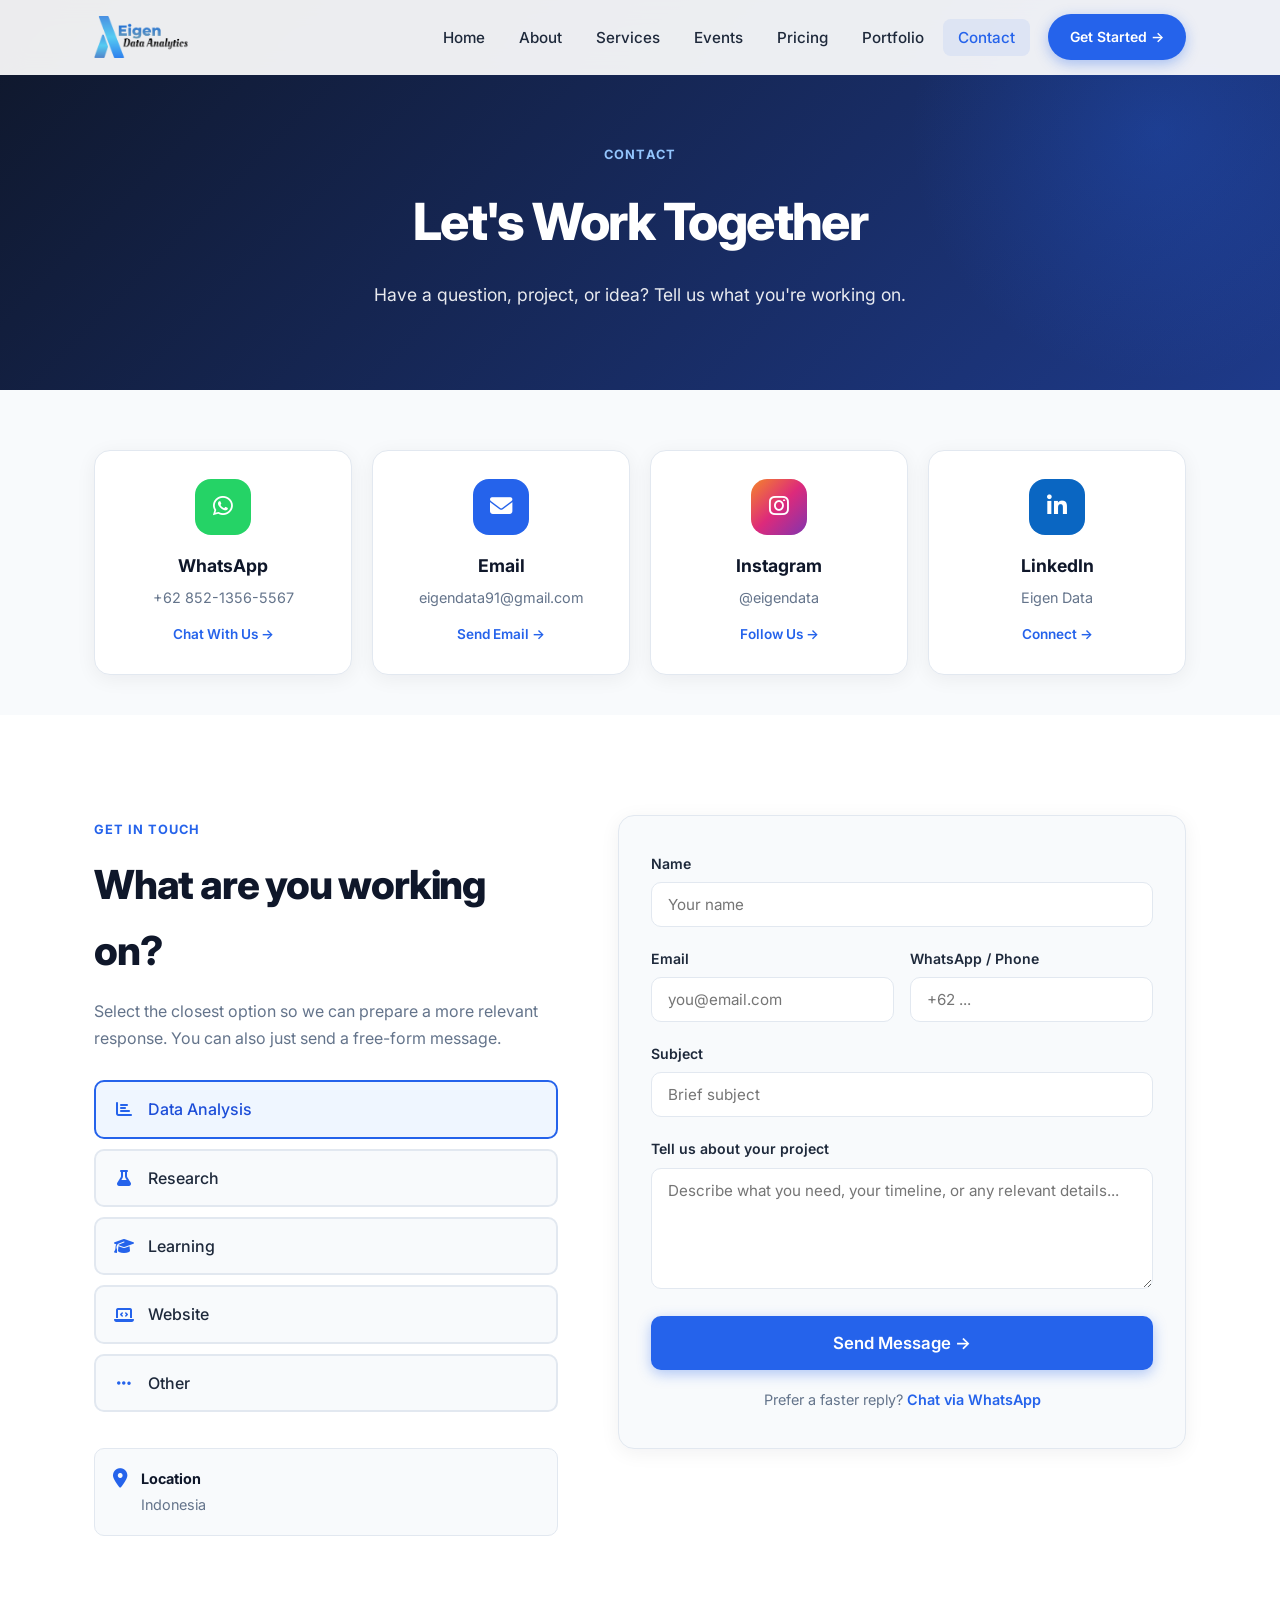
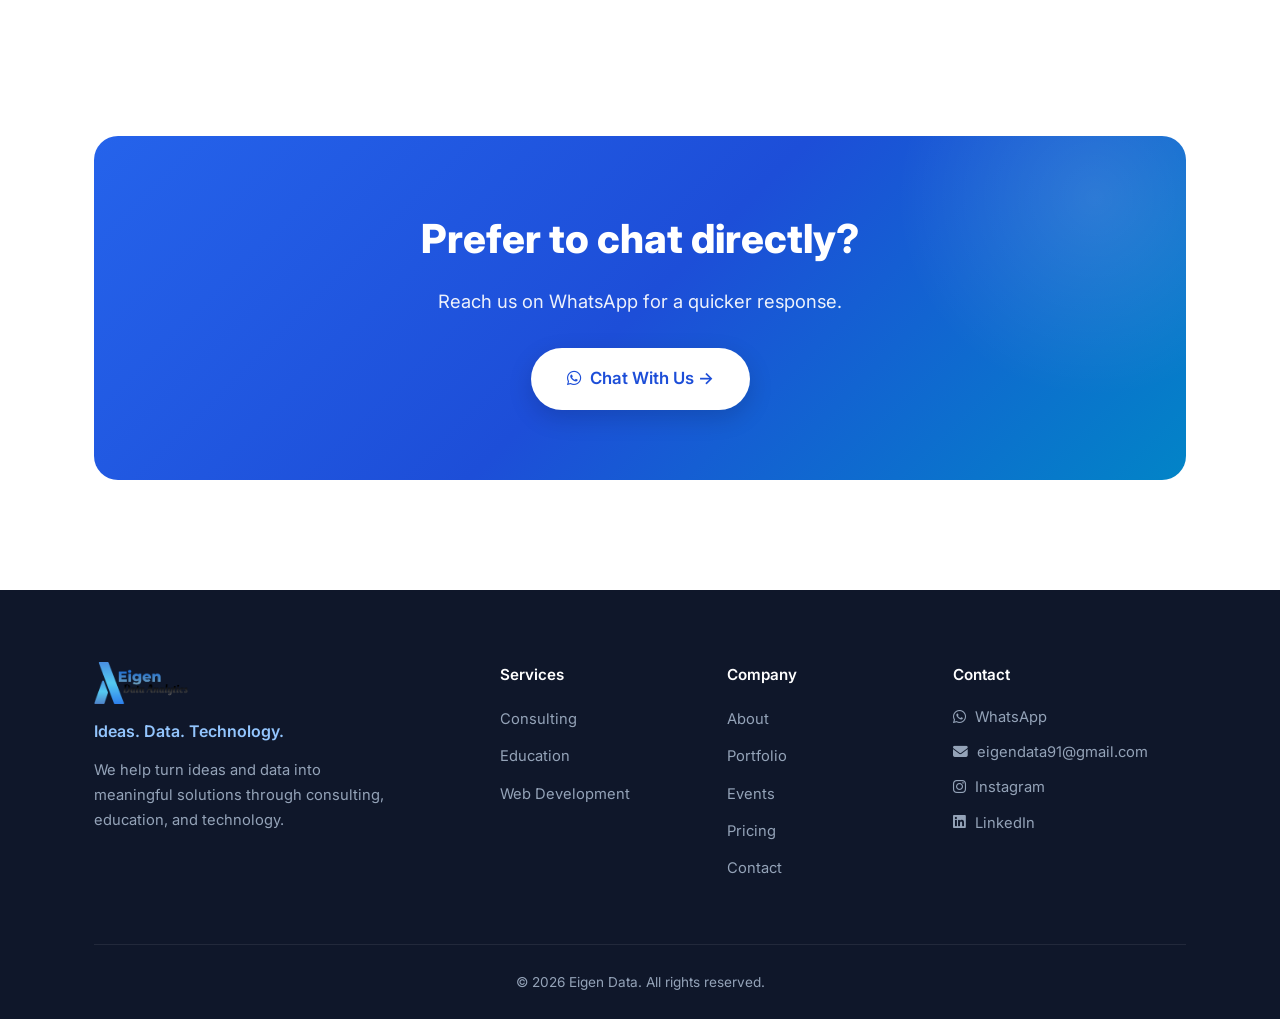
<file: contact.html>
<!DOCTYPE html>
<html lang="id">
<head>
  <meta charset="UTF-8">
  <meta name="viewport" content="width=device-width, initial-scale=1.0">
  <meta name="description" content="Contact Eigen Data — WhatsApp, email, and contact form. Let's discuss your project.">
  <title>Contact | Eigen Data</title>
  <link rel="stylesheet" href="css/style.css">
  <link rel="stylesheet" href="https://cdnjs.cloudflare.com/ajax/libs/font-awesome/6.5.1/css/all.min.css">
  <link rel="preconnect" href="https://fonts.googleapis.com">
  <link rel="preconnect" href="https://fonts.gstatic.com" crossorigin>
  <link href="https://fonts.googleapis.com/css2?family=Inter:wght@400;500;600;700;800&display=swap" rel="stylesheet">
</head>
<body>
  <!-- NAVBAR -->
  <header class="header" id="header">
    <nav class="navbar container">
      <a href="index.html" class="logo">
        <img src="assets/images/logo.png" alt="Eigen Data Logo" class="logo-img" onerror="this.style.display='none'; this.nextElementSibling.style.display='inline-flex';">
        <span class="logo-text" style="display:none;">EIGEN</span>
      </a>

      <ul class="nav-menu" id="nav-menu">
        <li class="nav-item"><a href="index.html" class="nav-link">Home</a></li>
        <li class="nav-item"><a href="about.html" class="nav-link">About</a></li>
        <li class="nav-item"><a href="services.html" class="nav-link">Services</a></li>
        <li class="nav-item"><a href="event.html" class="nav-link">Events</a></li>
        <li class="nav-item"><a href="pricing.html" class="nav-link">Pricing</a></li>
        <li class="nav-item"><a href="portfolio.html" class="nav-link">Portfolio</a></li>
        <li class="nav-item"><a href="contact.html" class="nav-link active">Contact</a></li>
        <li class="nav-item nav-cta">
          <a href="contact.html" class="btn btn-primary btn-sm">Get Started →</a>
        </li>
      </ul>

      <button class="hamburger" id="hamburger" aria-label="Toggle menu">
        <span class="bar"></span>
        <span class="bar"></span>
        <span class="bar"></span>
      </button>
    </nav>
  </header>

  <main>
    <!-- PAGE HERO -->
    <section class="page-hero">
      <div class="container">
        <span class="page-hero-label">Contact</span>
        <h1 class="page-hero-title">Let's Work Together</h1>
        <p class="page-hero-desc">
          Have a question, project, or idea? Tell us what you're working on.
        </p>
      </div>
    </section>

    <!-- CONTACT INFO CARDS -->
    <section class="section contact-info-section">
      <div class="container">
        <div class="contact-cards">
          <a href="https://wa.me/6285213565567" target="_blank" rel="noopener" class="contact-card">
            <div class="contact-card-icon whatsapp">
              <i class="fab fa-whatsapp"></i>
            </div>
            <h3>WhatsApp</h3>
            <p>+62 852-1356-5567</p>
            <span class="contact-card-action">Chat With Us →</span>
          </a>

          <a href="mailto:eigendata91@gmail.com" class="contact-card">
            <div class="contact-card-icon email">
              <i class="fas fa-envelope"></i>
            </div>
            <h3>Email</h3>
            <p>eigendata91@gmail.com</p>
            <span class="contact-card-action">Send Email →</span>
          </a>

          <a href="#" target="_blank" rel="noopener" class="contact-card">
            <div class="contact-card-icon instagram">
              <i class="fab fa-instagram"></i>
            </div>
            <h3>Instagram</h3>
            <p>@eigendata</p>
            <span class="contact-card-action">Follow Us →</span>
          </a>

          <a href="#" target="_blank" rel="noopener" class="contact-card">
            <div class="contact-card-icon linkedin">
              <i class="fab fa-linkedin-in"></i>
            </div>
            <h3>LinkedIn</h3>
            <p>Eigen Data</p>
            <span class="contact-card-action">Connect →</span>
          </a>
        </div>
      </div>
    </section>

    <!-- WHAT CAN WE HELP + FORM -->
    <section class="section contact-form-section">
      <div class="container">
        <div class="contact-form-grid">

          <!-- Left: What can we help -->
          <div class="contact-help">
            <span class="section-label">Get in Touch</span>
            <h2 class="section-title text-left">What are you working on?</h2>
            <p class="contact-help-desc">
              Select the closest option so we can prepare a more relevant response. You can also just send a free-form message.
            </p>

            <div class="help-options">
              <label class="help-option">
                <input type="radio" name="help-type" value="data-analysis" checked>
                <span class="help-option-box">
                  <i class="fas fa-chart-bar"></i>
                  <span>Data Analysis</span>
                </span>
              </label>
              <label class="help-option">
                <input type="radio" name="help-type" value="research">
                <span class="help-option-box">
                  <i class="fas fa-flask"></i>
                  <span>Research</span>
                </span>
              </label>
              <label class="help-option">
                <input type="radio" name="help-type" value="learning">
                <span class="help-option-box">
                  <i class="fas fa-graduation-cap"></i>
                  <span>Learning</span>
                </span>
              </label>
              <label class="help-option">
                <input type="radio" name="help-type" value="website">
                <span class="help-option-box">
                  <i class="fas fa-laptop-code"></i>
                  <span>Website</span>
                </span>
              </label>
              <label class="help-option">
                <input type="radio" name="help-type" value="other">
                <span class="help-option-box">
                  <i class="fas fa-ellipsis-h"></i>
                  <span>Other</span>
                </span>
              </label>
            </div>

            <div class="contact-location">
              <i class="fas fa-map-marker-alt"></i>
              <div>
                <strong>Location</strong>
                <p>Indonesia</p>
              </div>
            </div>
          </div>

          <!-- Right: Form -->
          <div class="contact-form-wrap">
            <form class="contact-form" id="contact-form" action="#" method="POST">
              <div class="form-group">
                <label for="name">Name</label>
                <input type="text" id="name" name="name" placeholder="Your name" required>
              </div>

              <div class="form-row">
                <div class="form-group">
                  <label for="email">Email</label>
                  <input type="email" id="email" name="email" placeholder="you@email.com" required>
                </div>
                <div class="form-group">
                  <label for="phone">WhatsApp / Phone</label>
                  <input type="tel" id="phone" name="phone" placeholder="+62 ...">
                </div>
              </div>

              <div class="form-group">
                <label for="subject">Subject</label>
                <input type="text" id="subject" name="subject" placeholder="Brief subject">
              </div>

              <div class="form-group">
                <label for="message">Tell us about your project</label>
                <textarea id="message" name="message" rows="5" placeholder="Describe what you need, your timeline, or any relevant details..." required></textarea>
              </div>

              <button type="submit" class="btn btn-primary btn-block btn-lg">
                Send Message →
              </button>

              <p class="form-note">
                Prefer a faster reply? 
                <a href="https://wa.me/6285213565567" target="_blank" rel="noopener">Chat via WhatsApp</a>
              </p>
            </form>
          </div>

        </div>
      </div>
    </section>

    <!-- QUICK CTA -->
    <section class="section cta-section">
      <div class="container">
        <div class="cta-box">
          <h2>Prefer to chat directly?</h2>
          <p>Reach us on WhatsApp for a quicker response.</p>
          <a href="https://wa.me/6285213565567" target="_blank" rel="noopener" class="btn btn-primary btn-lg">
            <i class="fab fa-whatsapp"></i> Chat With Us →
          </a>
        </div>
      </div>
    </section>
  </main>

  <!-- FOOTER -->
  <footer class="footer">
    <div class="container">
      <div class="footer-grid">
        <div class="footer-brand">
          <a href="index.html" class="logo">
            <img src="assets/images/logo.png" alt="Eigen Data" class="logo-img" onerror="this.style.display='none'; this.nextElementSibling.style.display='inline-flex';">
            <span class="logo-text" style="display:none;">EIGEN</span>
          </a>
          <p class="footer-tagline">Ideas. Data. Technology.</p>
          <p class="footer-desc">We help turn ideas and data into meaningful solutions through consulting, education, and technology.</p>
        </div>
        <div class="footer-links">
          <h4>Services</h4>
          <ul>
            <li><a href="services.html#consulting">Consulting</a></li>
            <li><a href="services.html#education">Education</a></li>
            <li><a href="services.html#webdev">Web Development</a></li>
          </ul>
        </div>
        <div class="footer-links">
          <h4>Company</h4>
          <ul>
            <li><a href="about.html">About</a></li>
            <li><a href="portfolio.html">Portfolio</a></li>
            <li><a href="event.html">Events</a></li>
            <li><a href="pricing.html">Pricing</a></li>
            <li><a href="contact.html">Contact</a></li>
          </ul>
        </div>
        <div class="footer-contact">
          <h4>Contact</h4>
          <ul>
            <li><a href="https://wa.me/6285213565567" target="_blank" rel="noopener"><i class="fab fa-whatsapp"></i> WhatsApp</a></li>
            <li><a href="mailto:eigendata91@gmail.com"><i class="fas fa-envelope"></i> eigendata91@gmail.com</a></li>
            <li><a href="#" target="_blank" rel="noopener"><i class="fab fa-instagram"></i> Instagram</a></li>
            <li><a href="#" target="_blank" rel="noopener"><i class="fab fa-linkedin"></i> LinkedIn</a></li>
          </ul>
        </div>
      </div>
      <div class="footer-bottom">
        <p>© 2026 Eigen Data. All rights reserved.</p>
      </div>
    </div>
  </footer>

  <script src="js/main.js"></script>
  <script>
    // Simple form handler (for static site — redirect to WhatsApp or show alert)
    document.getElementById('contact-form')?.addEventListener('submit', function(e) {
      e.preventDefault();
      const name = document.getElementById('name').value;
      const message = document.getElementById('message').value;
      const helpType = document.querySelector('input[name="help-type"]:checked')?.value || 'other';
      
      // Build WhatsApp message
      const text = encodeURIComponent(
        `Halo Eigen Data,\n\nNama: ${name}\nTopik: ${helpType}\n\nPesan:\n${message}`
      );
      // Ganti nomor WhatsApp di bawah
      window.open(`https://wa.me/6285213565567?text=${text}`, '_blank');
    });
  </script>
</body>
</html>
</file>
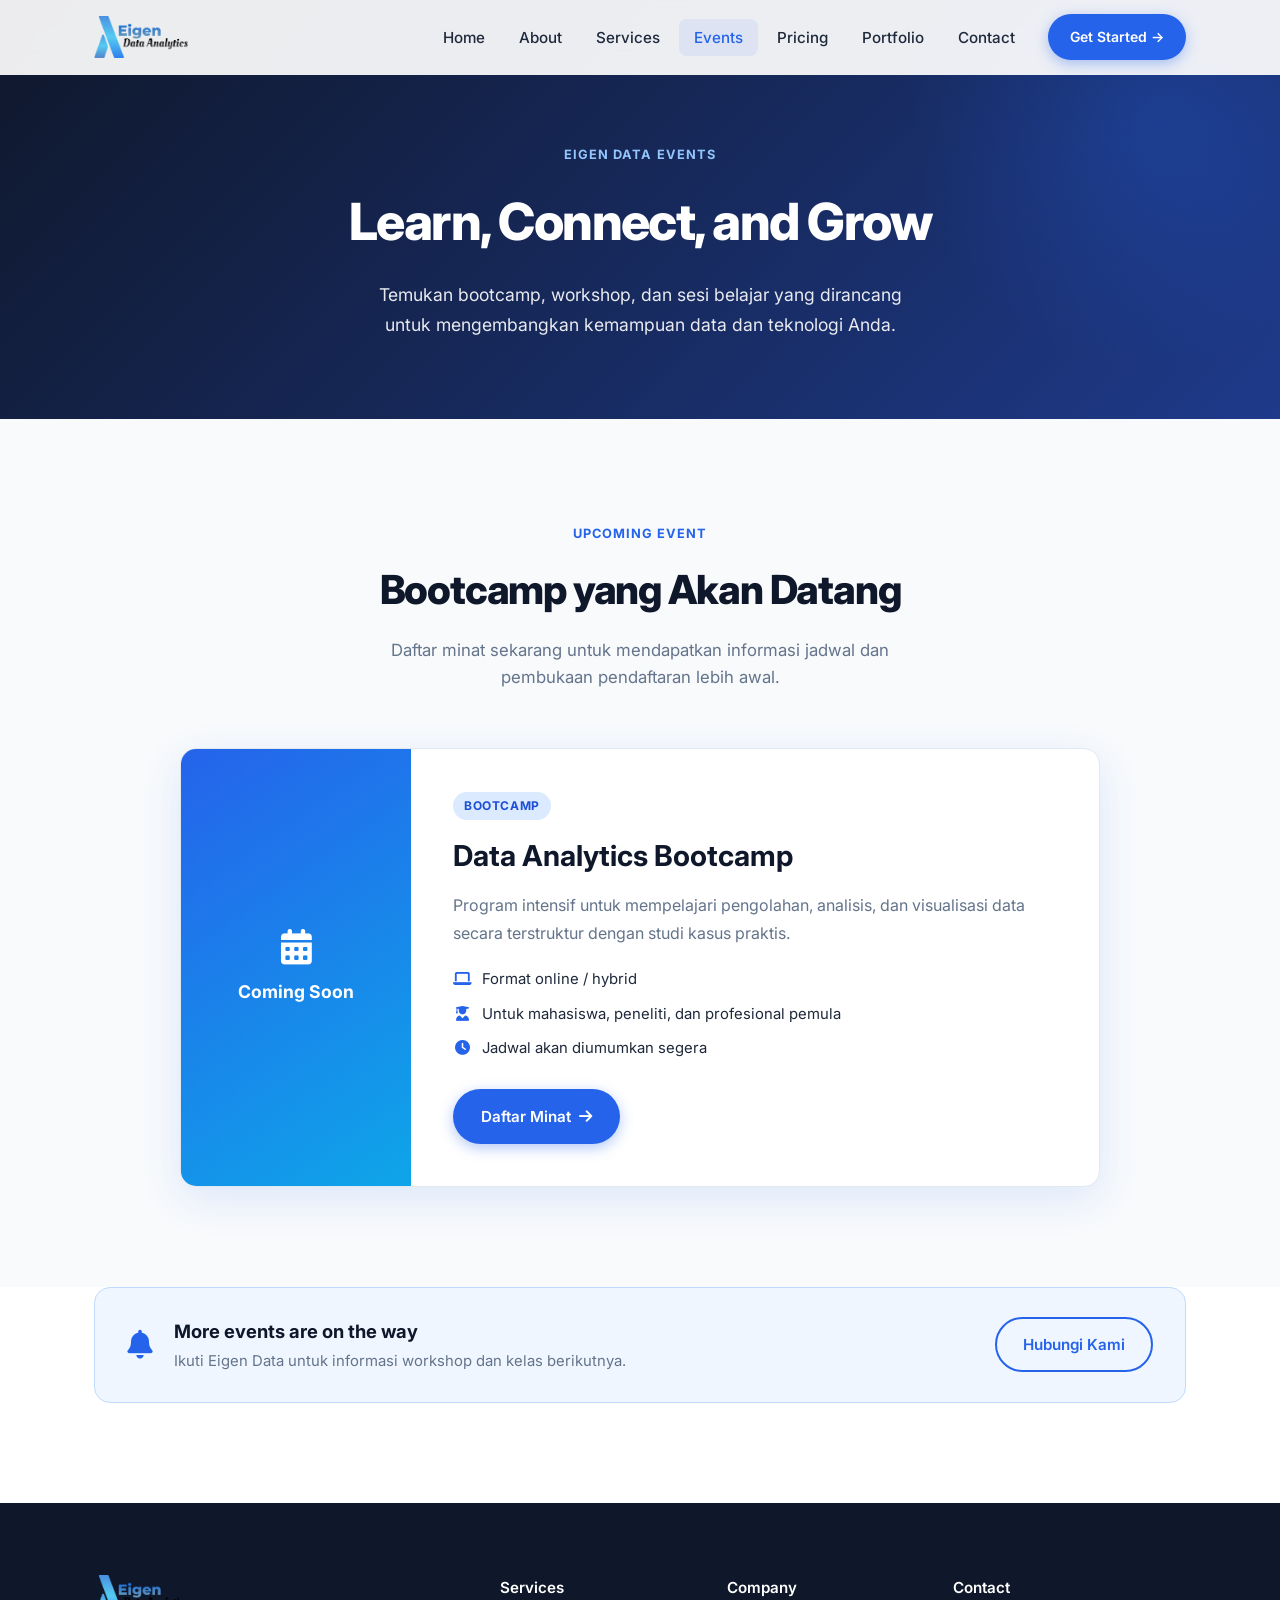
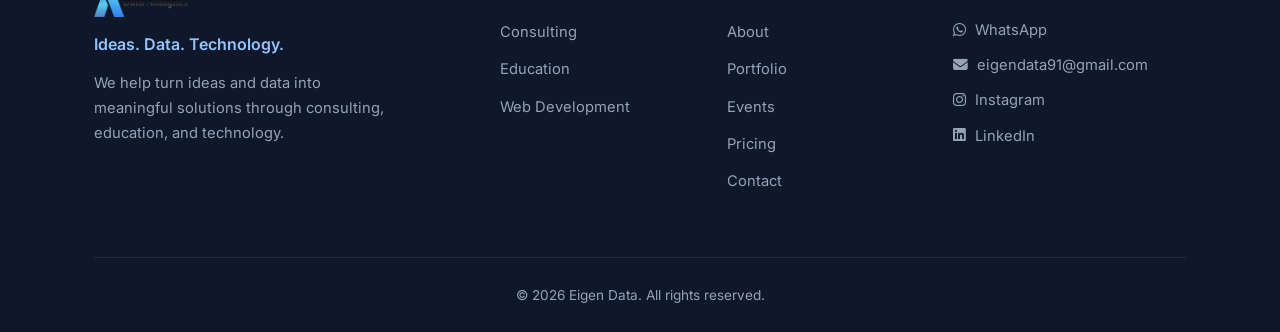
<file: event.html>
<!DOCTYPE html>
<html lang="id">
<head>
  <meta charset="UTF-8">
  <meta name="viewport" content="width=device-width, initial-scale=1.0">
  <meta name="description" content="Event dan bootcamp terbaru dari Eigen Data.">
  <title>Events | Eigen Data</title>
  <link rel="stylesheet" href="css/style.css">
  <link rel="stylesheet" href="https://cdnjs.cloudflare.com/ajax/libs/font-awesome/6.5.1/css/all.min.css">
  <link rel="preconnect" href="https://fonts.googleapis.com">
  <link rel="preconnect" href="https://fonts.gstatic.com" crossorigin>
  <link href="https://fonts.googleapis.com/css2?family=Inter:wght@400;500;600;700;800&display=swap" rel="stylesheet">
</head>
<body>
  <header class="header" id="header">
    <nav class="navbar container">
      <a href="index.html" class="logo">
        <img src="assets/images/logo.png" alt="Eigen Data Logo" class="logo-img" onerror="this.style.display='none'; this.nextElementSibling.style.display='inline-flex';">
        <span class="logo-text" style="display:none;">EIGEN</span>
      </a>
      <ul class="nav-menu" id="nav-menu">
        <li class="nav-item"><a href="index.html" class="nav-link">Home</a></li>
        <li class="nav-item"><a href="about.html" class="nav-link">About</a></li>
        <li class="nav-item"><a href="services.html" class="nav-link">Services</a></li>
        <li class="nav-item"><a href="event.html" class="nav-link active">Events</a></li>
        <li class="nav-item"><a href="pricing.html" class="nav-link">Pricing</a></li>
        <li class="nav-item"><a href="portfolio.html" class="nav-link">Portfolio</a></li>
        <li class="nav-item"><a href="contact.html" class="nav-link">Contact</a></li>
        <li class="nav-item nav-cta"><a href="contact.html" class="btn btn-primary btn-sm">Get Started &rarr;</a></li>
      </ul>
      <button class="hamburger" id="hamburger" aria-label="Toggle menu">
        <span class="bar"></span><span class="bar"></span><span class="bar"></span>
      </button>
    </nav>
  </header>

  <main>
    <section class="page-hero">
      <div class="container">
        <p class="page-hero-label">Eigen Data Events</p>
        <h1 class="page-hero-title">Learn, Connect, and Grow</h1>
        <p class="page-hero-desc">Temukan bootcamp, workshop, dan sesi belajar yang dirancang untuk mengembangkan kemampuan data dan teknologi Anda.</p>
      </div>
    </section>

    <section class="section events-section">
      <div class="container">
        <div class="section-header">
          <span class="section-label">Upcoming Event</span>
          <h2 class="section-title">Bootcamp yang Akan Datang</h2>
          <p class="section-desc">Daftar minat sekarang untuk mendapatkan informasi jadwal dan pembukaan pendaftaran lebih awal.</p>
        </div>
        <article class="event-card featured-event">
          <div class="event-date">
            <i class="fas fa-calendar-alt"></i>
            <span>Coming Soon</span>
          </div>
          <div class="event-content">
            <span class="event-badge">Bootcamp</span>
            <h2>Data Analytics Bootcamp</h2>
            <p>Program intensif untuk mempelajari pengolahan, analisis, dan visualisasi data secara terstruktur dengan studi kasus praktis.</p>
            <ul class="event-details">
              <li><i class="fas fa-laptop"></i> Format online / hybrid</li>
              <li><i class="fas fa-user-graduate"></i> Untuk mahasiswa, peneliti, dan profesional pemula</li>
              <li><i class="fas fa-clock"></i> Jadwal akan diumumkan segera</li>
            </ul>
            <a href="https://wa.me/6285213565567?text=Halo%20Eigen%20Data%2C%20saya%20ingin%20mendapatkan%20informasi%20Data%20Analytics%20Bootcamp." target="_blank" rel="noopener" class="btn btn-primary">Daftar Minat <i class="fas fa-arrow-right"></i></a>
          </div>
        </article>
      </div>
    </section>

    <section class="section events-notice-section">
      <div class="container">
        <div class="events-notice">
          <i class="fas fa-bell"></i>
          <div>
            <h2>More events are on the way</h2>
            <p>Ikuti Eigen Data untuk informasi workshop dan kelas berikutnya.</p>
          </div>
          <a href="contact.html" class="btn btn-outline">Hubungi Kami</a>
        </div>
      </div>
    </section>
  </main>

  <footer class="footer">
    <div class="container">
      <div class="footer-grid">
        <div class="footer-brand">
          <a href="index.html" class="logo"><img src="assets/images/logo.png" alt="Eigen Data" class="logo-img"><span class="logo-text" style="display:none;">EIGEN</span></a>
          <p class="footer-tagline">Ideas. Data. Technology.</p>
          <p class="footer-desc">We help turn ideas and data into meaningful solutions through consulting, education, and technology.</p>
        </div>
        <div class="footer-links"><h4>Services</h4><ul><li><a href="services.html#consulting">Consulting</a></li><li><a href="services.html#education">Education</a></li><li><a href="services.html#webdev">Web Development</a></li></ul></div>
        <div class="footer-links"><h4>Company</h4><ul><li><a href="about.html">About</a></li><li><a href="portfolio.html">Portfolio</a></li><li><a href="event.html">Events</a></li><li><a href="pricing.html">Pricing</a></li><li><a href="contact.html">Contact</a></li></ul></div>
        <div class="footer-contact"><h4>Contact</h4><ul><li><a href="https://wa.me/6285213565567" target="_blank" rel="noopener"><i class="fab fa-whatsapp"></i> WhatsApp</a></li><li><a href="mailto:eigendata91@gmail.com"><i class="fas fa-envelope"></i> eigendata91@gmail.com</a></li><li><a href="#"><i class="fab fa-instagram"></i> Instagram</a></li><li><a href="#"><i class="fab fa-linkedin"></i> LinkedIn</a></li></ul></div>
      </div>
      <div class="footer-bottom"><p>&copy; 2026 Eigen Data. All rights reserved.</p></div>
    </div>
  </footer>
  <script src="js/main.js"></script>
</body>
</html>
</file>
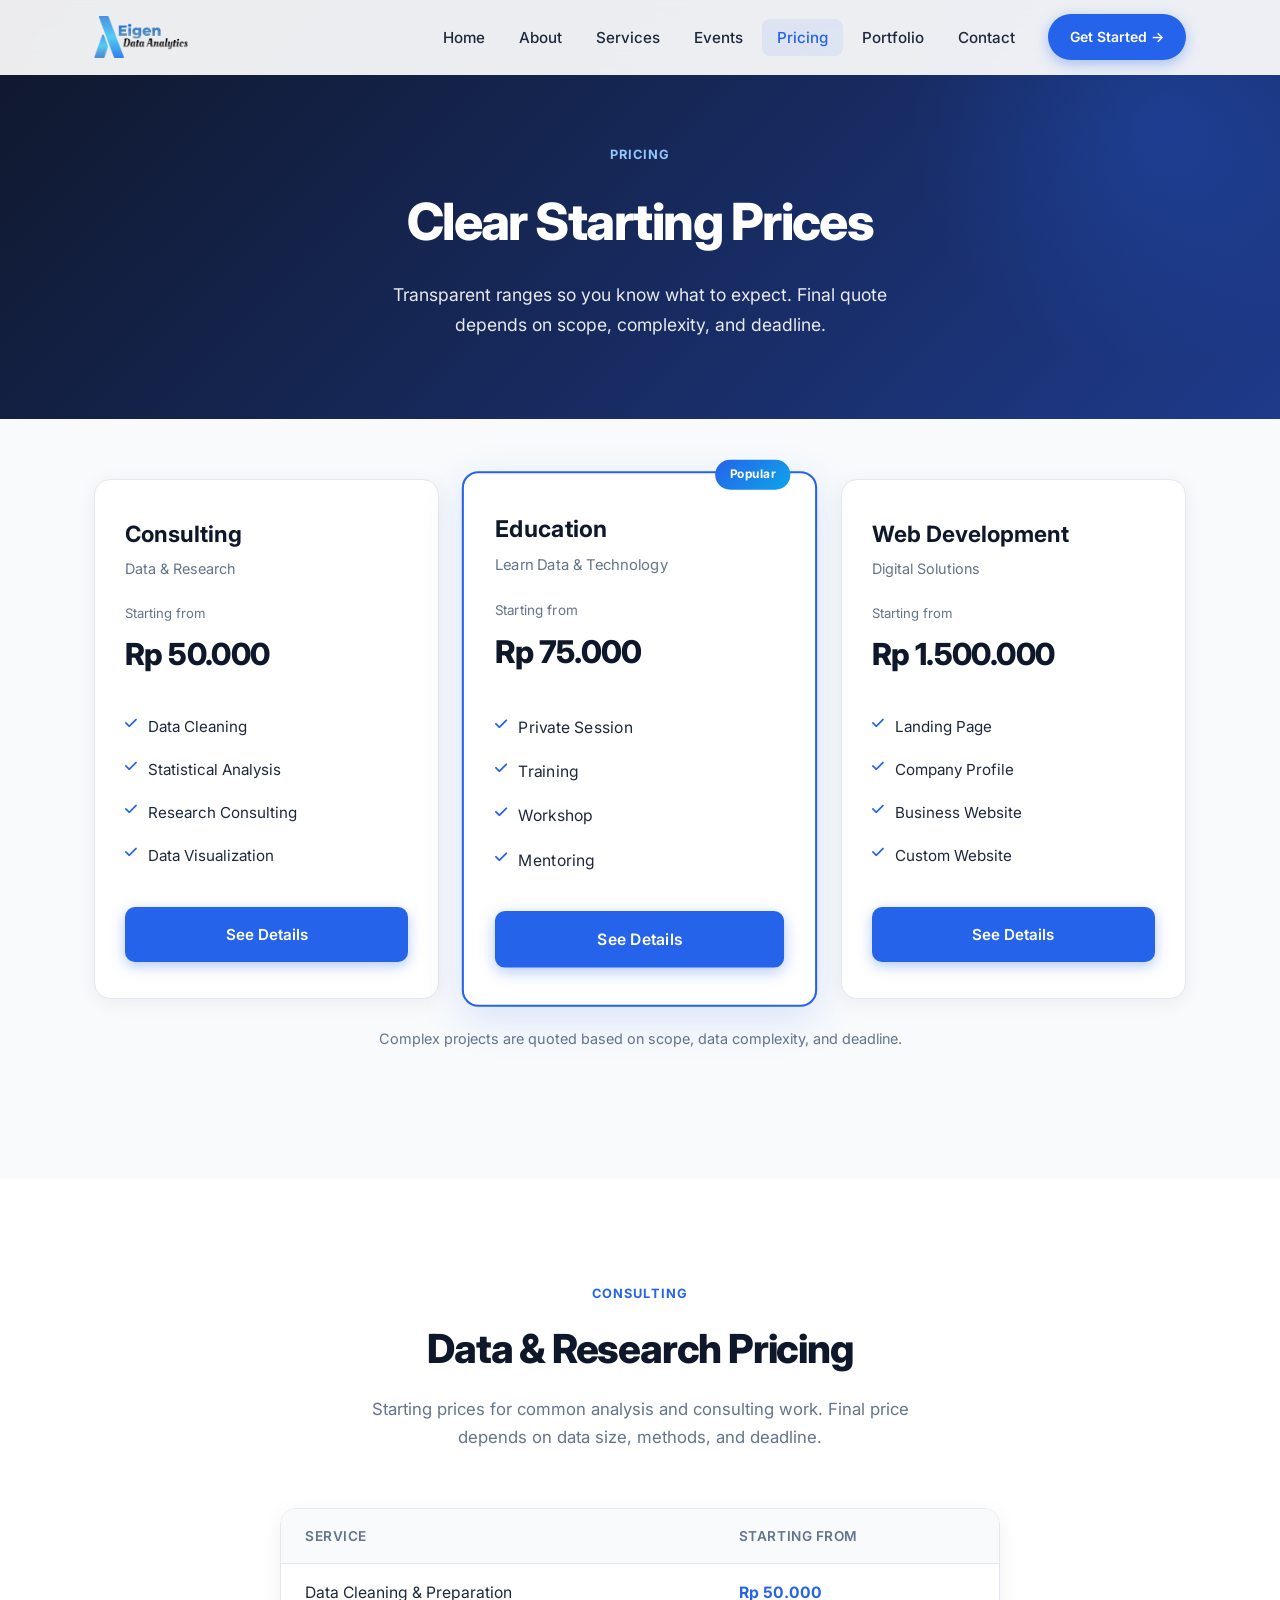
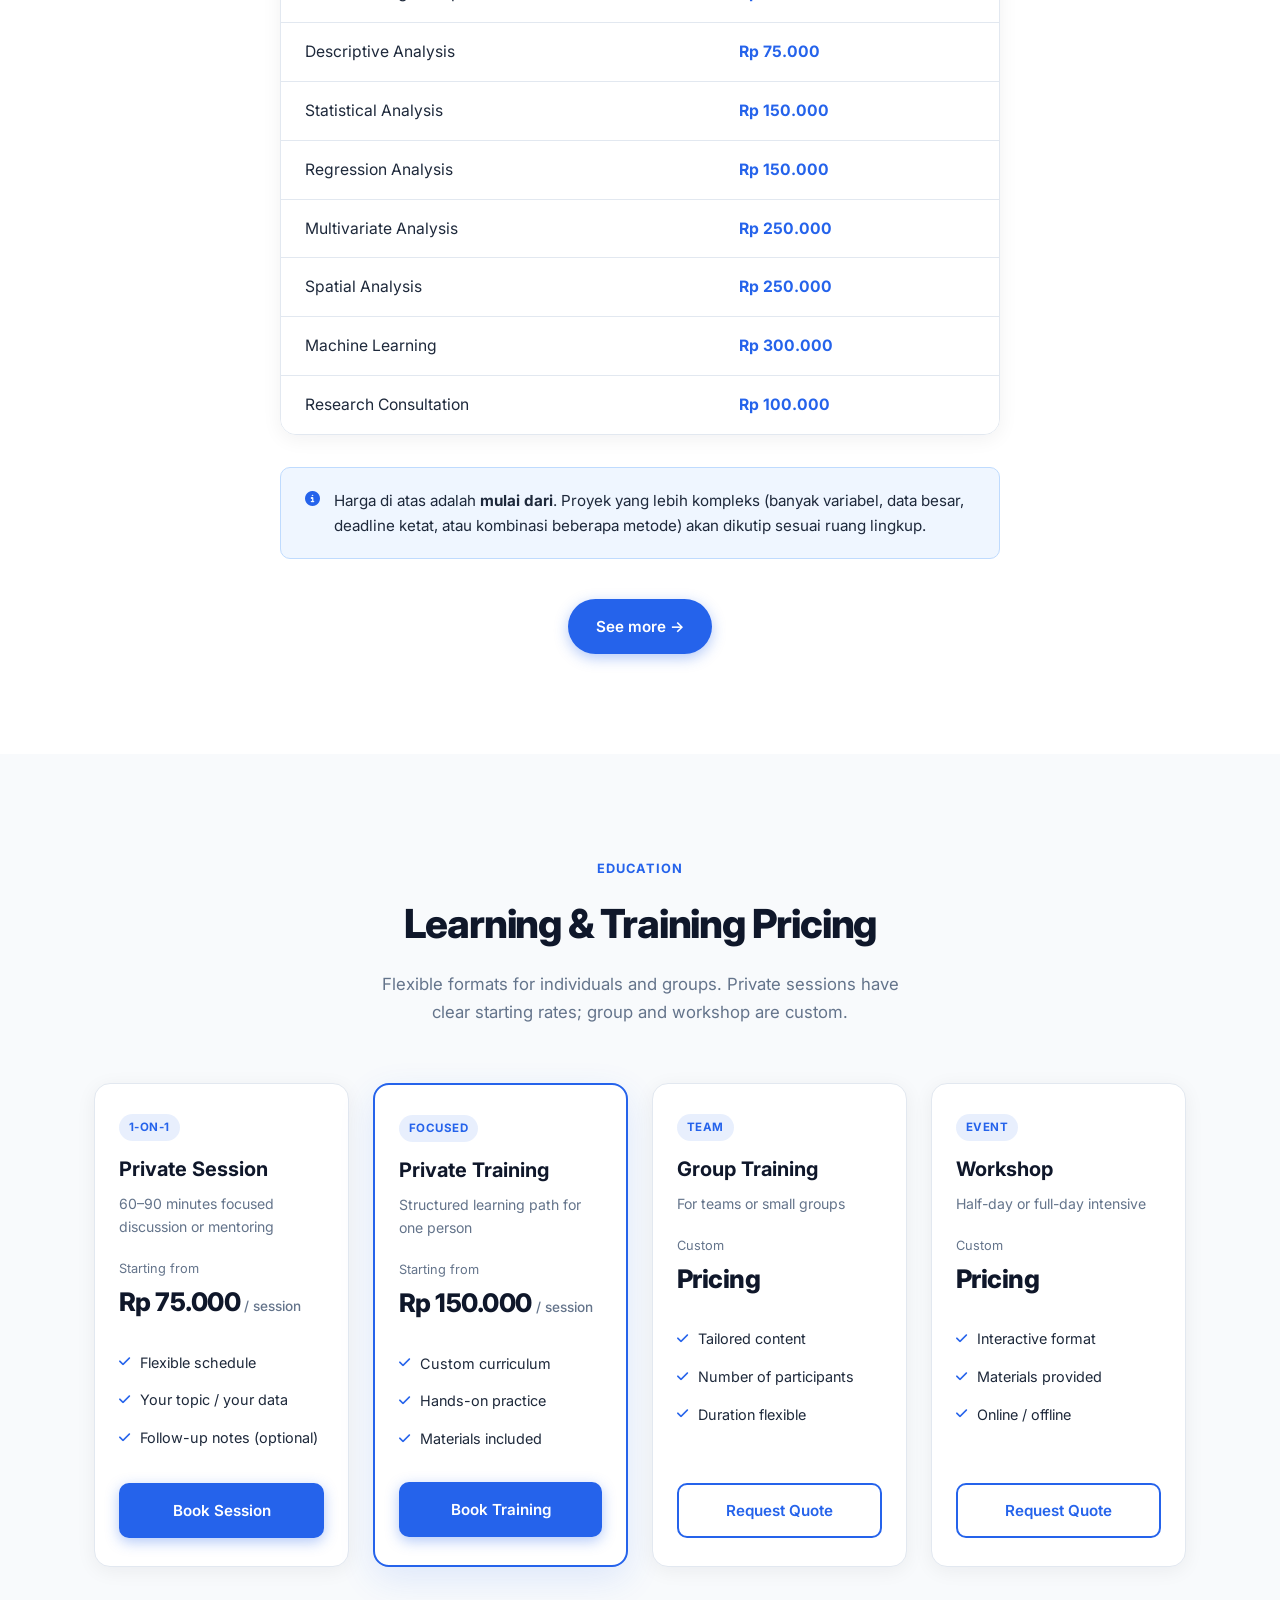
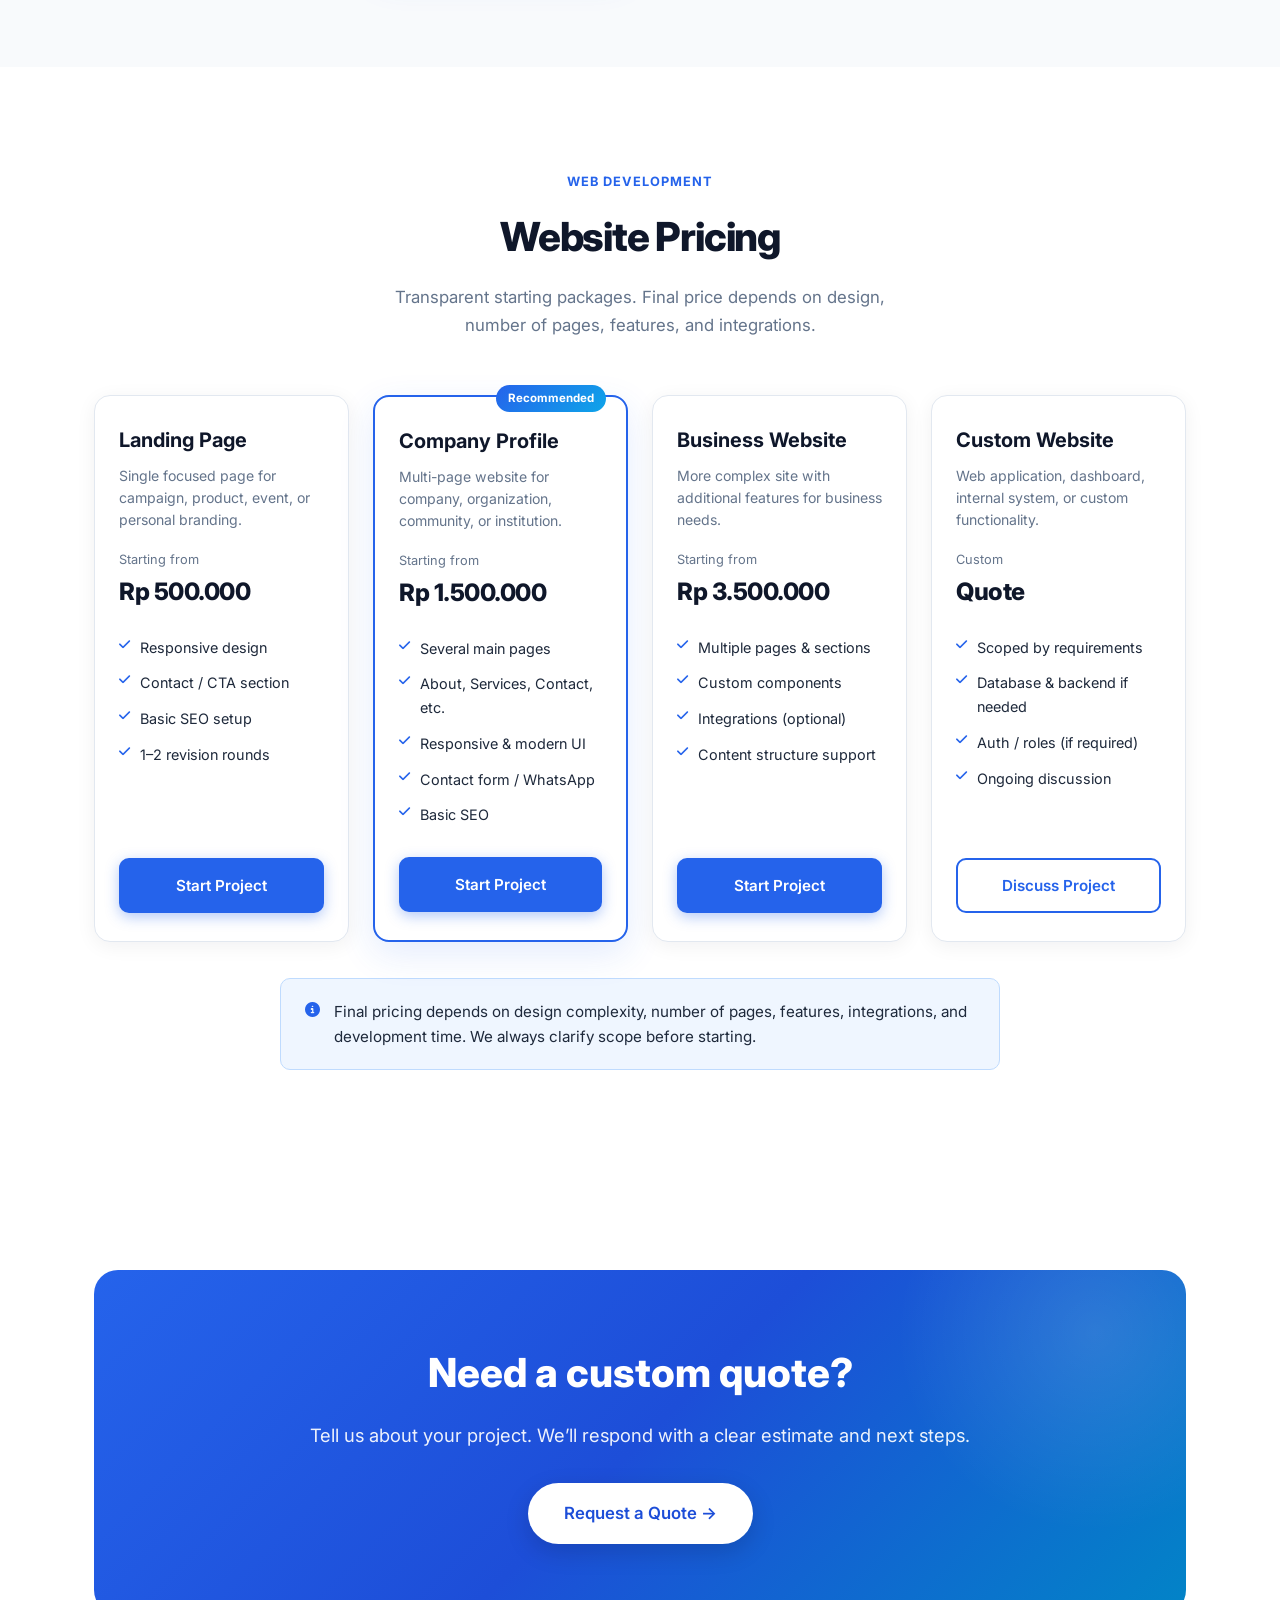
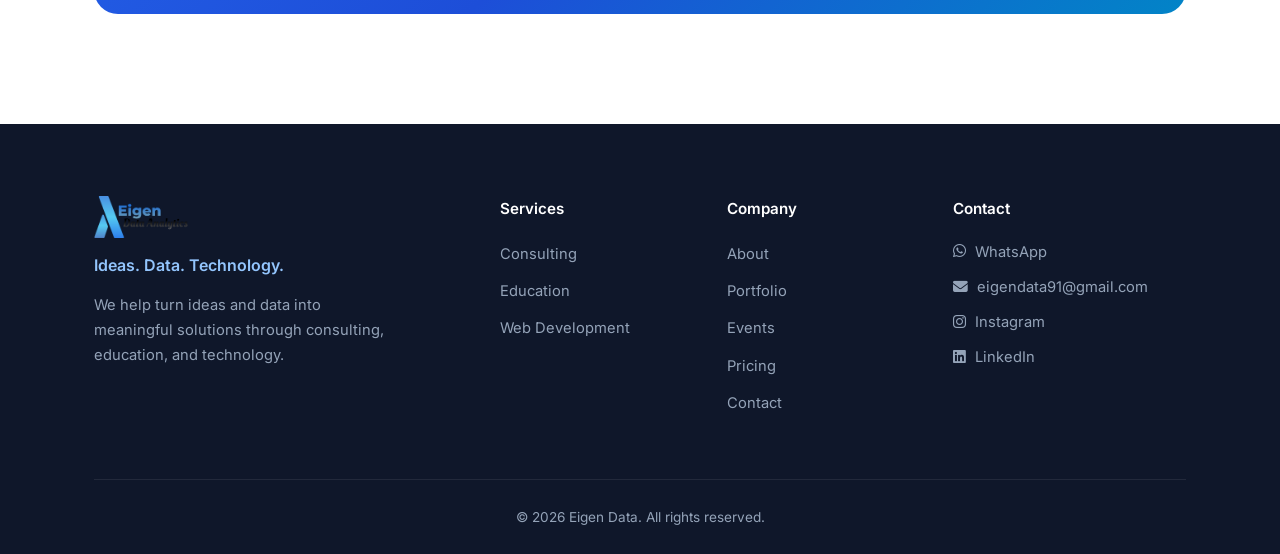
<file: pricing.html>
<!DOCTYPE html>
<html lang="id">
<head>
  <meta charset="UTF-8">
  <meta name="viewport" content="width=device-width, initial-scale=1.0">
  <meta name="description" content="Eigen Data Pricing — Transparent starting prices for Consulting, Education, and Web Development.">
  <title>Pricing | Eigen Data</title>
  <link rel="stylesheet" href="css/style.css">
  <link rel="stylesheet" href="https://cdnjs.cloudflare.com/ajax/libs/font-awesome/6.5.1/css/all.min.css">
  <link rel="preconnect" href="https://fonts.googleapis.com">
  <link rel="preconnect" href="https://fonts.gstatic.com" crossorigin>
  <link href="https://fonts.googleapis.com/css2?family=Inter:wght@400;500;600;700;800&display=swap" rel="stylesheet">
</head>
<body>
  <!-- NAVBAR -->
  <header class="header" id="header">
    <nav class="navbar container">
      <a href="index.html" class="logo">
        <img src="assets/images/logo.png" alt="Eigen Data Logo" class="logo-img" onerror="this.style.display='none'; this.nextElementSibling.style.display='inline-flex';">
        <span class="logo-text" style="display:none;">EIGEN</span>
      </a>

      <ul class="nav-menu" id="nav-menu">
        <li class="nav-item"><a href="index.html" class="nav-link">Home</a></li>
        <li class="nav-item"><a href="about.html" class="nav-link">About</a></li>
        <li class="nav-item"><a href="services.html" class="nav-link">Services</a></li>
        <li class="nav-item"><a href="event.html" class="nav-link">Events</a></li>
        <li class="nav-item"><a href="pricing.html" class="nav-link active">Pricing</a></li>
        <li class="nav-item"><a href="portfolio.html" class="nav-link">Portfolio</a></li>
        <li class="nav-item"><a href="contact.html" class="nav-link">Contact</a></li>
        <li class="nav-item nav-cta">
          <a href="contact.html" class="btn btn-primary btn-sm">Get Started →</a>
        </li>
      </ul>

      <button class="hamburger" id="hamburger" aria-label="Toggle menu">
        <span class="bar"></span>
        <span class="bar"></span>
        <span class="bar"></span>
      </button>
    </nav>
  </header>

  <main>
    <!-- PAGE HERO -->
    <section class="page-hero">
      <div class="container">
        <span class="page-hero-label">Pricing</span>
        <h1 class="page-hero-title">Clear Starting Prices</h1>
        <p class="page-hero-desc">
          Transparent ranges so you know what to expect. Final quote depends on scope, complexity, and deadline.
        </p>
      </div>
    </section>

    <!-- PRICING OVERVIEW CARDS -->
    <section class="section pricing-overview">
      <div class="container">
        <div class="pricing-grid">
          <article class="pricing-card">
            <div class="pricing-header">
              <h3>Consulting</h3>
              <p class="pricing-tagline">Data & Research</p>
            </div>
            <div class="pricing-price">
              <span class="price-label">Starting from</span>
              <span class="price-value">Rp 50.000</span>
            </div>
            <ul class="pricing-features">
              <li><i class="fas fa-check"></i> Data Cleaning</li>
              <li><i class="fas fa-check"></i> Statistical Analysis</li>
              <li><i class="fas fa-check"></i> Research Consulting</li>
              <li><i class="fas fa-check"></i> Data Visualization</li>
            </ul>
            <a href="#consulting" class="btn btn-primary btn-block">See Details</a>
          </article>

          <article class="pricing-card featured">
            <div class="pricing-badge">Popular</div>
            <div class="pricing-header">
              <h3>Education</h3>
              <p class="pricing-tagline">Learn Data & Technology</p>
            </div>
            <div class="pricing-price">
              <span class="price-label">Starting from</span>
              <span class="price-value">Rp 75.000</span>
            </div>
            <ul class="pricing-features">
              <li><i class="fas fa-check"></i> Private Session</li>
              <li><i class="fas fa-check"></i> Training</li>
              <li><i class="fas fa-check"></i> Workshop</li>
              <li><i class="fas fa-check"></i> Mentoring</li>
            </ul>
            <a href="#education" class="btn btn-primary btn-block">See Details</a>
          </article>

          <article class="pricing-card">
            <div class="pricing-header">
              <h3>Web Development</h3>
              <p class="pricing-tagline">Digital Solutions</p>
            </div>
            <div class="pricing-price">
              <span class="price-label">Starting from</span>
              <span class="price-value">Rp 1.500.000</span>
            </div>
            <ul class="pricing-features">
              <li><i class="fas fa-check"></i> Landing Page</li>
              <li><i class="fas fa-check"></i> Company Profile</li>
              <li><i class="fas fa-check"></i> Business Website</li>
              <li><i class="fas fa-check"></i> Custom Website</li>
            </ul>
            <a href="#webdev" class="btn btn-primary btn-block">See Details</a>
          </article>
        </div>
        <p class="pricing-note">Complex projects are quoted based on scope, data complexity, and deadline.</p>
      </div>
    </section>

    <!-- CONSULTING PRICING DETAIL -->
    <section class="section pricing-detail" id="consulting">
      <div class="container">
        <div class="section-header">
          <span class="section-label">Consulting</span>
          <h2 class="section-title">Data & Research Pricing</h2>
          <p class="section-desc">Starting prices for common analysis and consulting work. Final price depends on data size, methods, and deadline.</p>
        </div>

        <div class="price-table-wrap">
          <table class="price-table">
            <thead>
              <tr>
                <th>Service</th>
                <th>Starting from</th>
              </tr>
            </thead>
            <tbody>
              <tr>
                <td>Data Cleaning & Preparation</td>
                <td><strong>Rp 50.000</strong></td>
              </tr>
              <tr>
                <td>Descriptive Analysis</td>
                <td><strong>Rp 75.000</strong></td>
              </tr>
              <tr>
                <td>Statistical Analysis</td>
                <td><strong>Rp 150.000</strong></td>
              </tr>
              <tr>
                <td>Regression Analysis</td>
                <td><strong>Rp 150.000</strong></td>
              </tr>
              <tr>
                <td>Multivariate Analysis</td>
                <td><strong>Rp 250.000</strong></td>
              </tr>
              <tr>
                <td>Spatial Analysis</td>
                <td><strong>Rp 250.000</strong></td>
              </tr>
              <tr>
                <td>Machine Learning</td>
                <td><strong>Rp 300.000</strong></td>
              </tr>
              <tr>
                <td>Research Consultation</td>
                <td><strong>Rp 100.000</strong></td>
              </tr>
            </tbody>
          </table>
        </div>

        <div class="pricing-note-box">
          <i class="fas fa-info-circle"></i>
          <p>Harga di atas adalah <strong>mulai dari</strong>. Proyek yang lebih kompleks (banyak variabel, data besar, deadline ketat, atau kombinasi beberapa metode) akan dikutip sesuai ruang lingkup.</p>
        </div>

        <div class="text-center mt-2">
          <a href="assets\pdf\Guidebook Eigen Data.pdf" class="btn btn-primary">See more →</a>
        </div>
      </div>
    </section>

    <!-- EDUCATION PRICING DETAIL -->
    <section class="section pricing-detail alt" id="education">
      <div class="container">
        <div class="section-header">
          <span class="section-label">Education</span>
          <h2 class="section-title">Learning & Training Pricing</h2>
          <p class="section-desc">Flexible formats for individuals and groups. Private sessions have clear starting rates; group and workshop are custom.</p>
        </div>

        <div class="edu-pricing-grid">
          <article class="edu-price-card">
            <div class="edu-price-header">
              <span class="edu-badge">1-on-1</span>
              <h3>Private Session</h3>
              <p>60–90 minutes focused discussion or mentoring</p>
            </div>
            <div class="edu-price-value">
              <span class="price-label">Starting from</span>
              <span class="price-value">Rp 75.000</span>
              <span class="price-unit">/ session</span>
            </div>
            <ul class="edu-features">
              <li><i class="fas fa-check"></i> Flexible schedule</li>
              <li><i class="fas fa-check"></i> Your topic / your data</li>
              <li><i class="fas fa-check"></i> Follow-up notes (optional)</li>
            </ul>
            <a href="contact.html" class="btn btn-primary btn-block">Book Session</a>
          </article>

          <article class="edu-price-card featured">
            <div class="edu-price-header">
              <span class="edu-badge">Focused</span>
              <h3>Private Training</h3>
              <p>Structured learning path for one person</p>
            </div>
            <div class="edu-price-value">
              <span class="price-label">Starting from</span>
              <span class="price-value">Rp 150.000</span>
              <span class="price-unit">/ session</span>
            </div>
            <ul class="edu-features">
              <li><i class="fas fa-check"></i> Custom curriculum</li>
              <li><i class="fas fa-check"></i> Hands-on practice</li>
              <li><i class="fas fa-check"></i> Materials included</li>
            </ul>
            <a href="contact.html" class="btn btn-primary btn-block">Book Training</a>
          </article>

          <article class="edu-price-card">
            <div class="edu-price-header">
              <span class="edu-badge">Team</span>
              <h3>Group Training</h3>
              <p>For teams or small groups</p>
            </div>
            <div class="edu-price-value">
              <span class="price-label">Custom</span>
              <span class="price-value">Pricing</span>
            </div>
            <ul class="edu-features">
              <li><i class="fas fa-check"></i> Tailored content</li>
              <li><i class="fas fa-check"></i> Number of participants</li>
              <li><i class="fas fa-check"></i> Duration flexible</li>
            </ul>
            <a href="contact.html" class="btn btn-outline btn-block">Request Quote</a>
          </article>

          <article class="edu-price-card">
            <div class="edu-price-header">
              <span class="edu-badge">Event</span>
              <h3>Workshop</h3>
              <p>Half-day or full-day intensive</p>
            </div>
            <div class="edu-price-value">
              <span class="price-label">Custom</span>
              <span class="price-value">Pricing</span>
            </div>
            <ul class="edu-features">
              <li><i class="fas fa-check"></i> Interactive format</li>
              <li><i class="fas fa-check"></i> Materials provided</li>
              <li><i class="fas fa-check"></i> Online / offline</li>
            </ul>
            <a href="contact.html" class="btn btn-outline btn-block">Request Quote</a>
          </article>
        </div>
      </div>
    </section>

    <!-- WEB DEVELOPMENT PRICING DETAIL -->
    <section class="section pricing-detail" id="webdev">
      <div class="container">
        <div class="section-header">
          <span class="section-label">Web Development</span>
          <h2 class="section-title">Website Pricing</h2>
          <p class="section-desc">Transparent starting packages. Final price depends on design, number of pages, features, and integrations.</p>
        </div>

        <div class="web-pricing-grid">
          <article class="web-price-card">
            <h3>Landing Page</h3>
            <p class="web-desc">Single focused page for campaign, product, event, or personal branding.</p>
            <div class="web-price">
              <span class="price-label">Starting from</span>
              <span class="price-value">Rp 500.000</span>
            </div>
            <ul class="web-features">
              <li><i class="fas fa-check"></i> Responsive design</li>
              <li><i class="fas fa-check"></i> Contact / CTA section</li>
              <li><i class="fas fa-check"></i> Basic SEO setup</li>
              <li><i class="fas fa-check"></i> 1–2 revision rounds</li>
            </ul>
            <a href="contact.html" class="btn btn-primary btn-block">Start Project</a>
          </article>

          <article class="web-price-card featured">
            <div class="web-badge">Recommended</div>
            <h3>Company Profile</h3>
            <p class="web-desc">Multi-page website for company, organization, community, or institution.</p>
            <div class="web-price">
              <span class="price-label">Starting from</span>
              <span class="price-value">Rp 1.500.000</span>
            </div>
            <ul class="web-features">
              <li><i class="fas fa-check"></i> Several main pages</li>
              <li><i class="fas fa-check"></i> About, Services, Contact, etc.</li>
              <li><i class="fas fa-check"></i> Responsive & modern UI</li>
              <li><i class="fas fa-check"></i> Contact form / WhatsApp</li>
              <li><i class="fas fa-check"></i> Basic SEO</li>
            </ul>
            <a href="contact.html" class="btn btn-primary btn-block">Start Project</a>
          </article>

          <article class="web-price-card">
            <h3>Business Website</h3>
            <p class="web-desc">More complex site with additional features for business needs.</p>
            <div class="web-price">
              <span class="price-label">Starting from</span>
              <span class="price-value">Rp 3.500.000</span>
            </div>
            <ul class="web-features">
              <li><i class="fas fa-check"></i> Multiple pages & sections</li>
              <li><i class="fas fa-check"></i> Custom components</li>
              <li><i class="fas fa-check"></i> Integrations (optional)</li>
              <li><i class="fas fa-check"></i> Content structure support</li>
            </ul>
            <a href="contact.html" class="btn btn-primary btn-block">Start Project</a>
          </article>

          <article class="web-price-card">
            <h3>Custom Website</h3>
            <p class="web-desc">Web application, dashboard, internal system, or custom functionality.</p>
            <div class="web-price">
              <span class="price-label">Custom</span>
              <span class="price-value">Quote</span>
            </div>
            <ul class="web-features">
              <li><i class="fas fa-check"></i> Scoped by requirements</li>
              <li><i class="fas fa-check"></i> Database & backend if needed</li>
              <li><i class="fas fa-check"></i> Auth / roles (if required)</li>
              <li><i class="fas fa-check"></i> Ongoing discussion</li>
            </ul>
            <a href="contact.html" class="btn btn-outline btn-block">Discuss Project</a>
          </article>
        </div>

        <div class="pricing-note-box">
          <i class="fas fa-info-circle"></i>
          <p>Final pricing depends on design complexity, number of pages, features, integrations, and development time. We always clarify scope before starting.</p>
        </div>
      </div>
    </section>

    <!-- CTA -->
    <section class="section cta-section">
      <div class="container">
        <div class="cta-box">
          <h2>Need a custom quote?</h2>
          <p>Tell us about your project. We’ll respond with a clear estimate and next steps.</p>
          <a href="contact.html" class="btn btn-primary btn-lg">Request a Quote →</a>
        </div>
      </div>
    </section>
  </main>

  <!-- FOOTER -->
  <footer class="footer">
    <div class="container">
      <div class="footer-grid">
        <div class="footer-brand">
          <a href="index.html" class="logo">
            <img src="assets/images/logo.png" alt="Eigen Data" class="logo-img" onerror="this.style.display='none'; this.nextElementSibling.style.display='inline-flex';">
            <span class="logo-text" style="display:none;">EIGEN</span>
          </a>
          <p class="footer-tagline">Ideas. Data. Technology.</p>
          <p class="footer-desc">We help turn ideas and data into meaningful solutions through consulting, education, and technology.</p>
        </div>
        <div class="footer-links">
          <h4>Services</h4>
          <ul>
            <li><a href="services.html#consulting">Consulting</a></li>
            <li><a href="services.html#education">Education</a></li>
            <li><a href="services.html#webdev">Web Development</a></li>
          </ul>
        </div>
        <div class="footer-links">
          <h4>Company</h4>
          <ul>
            <li><a href="about.html">About</a></li>
            <li><a href="portfolio.html">Portfolio</a></li>
            <li><a href="event.html">Events</a></li>
            <li><a href="pricing.html">Pricing</a></li>
            <li><a href="contact.html">Contact</a></li>
          </ul>
        </div>
        <div class="footer-contact">
          <h4>Contact</h4>
          <ul>
            <li><a href="https://wa.me/6285213565567" target="_blank" rel="noopener"><i class="fab fa-whatsapp"></i> WhatsApp</a></li>
            <li><a href="mailto:eigendata91@gmail.com"><i class="fas fa-envelope"></i> eigendata91@gmail.com</a></li>
            <li><a href="#" target="_blank" rel="noopener"><i class="fab fa-instagram"></i> Instagram</a></li>
            <li><a href="#" target="_blank" rel="noopener"><i class="fab fa-linkedin"></i> LinkedIn</a></li>
          </ul>
        </div>
      </div>
      <div class="footer-bottom">
        <p>© 2026 Eigen Data. All rights reserved.</p>
      </div>
    </div>
  </footer>

  <script src="js/main.js"></script>
</body>
</html>
</file>
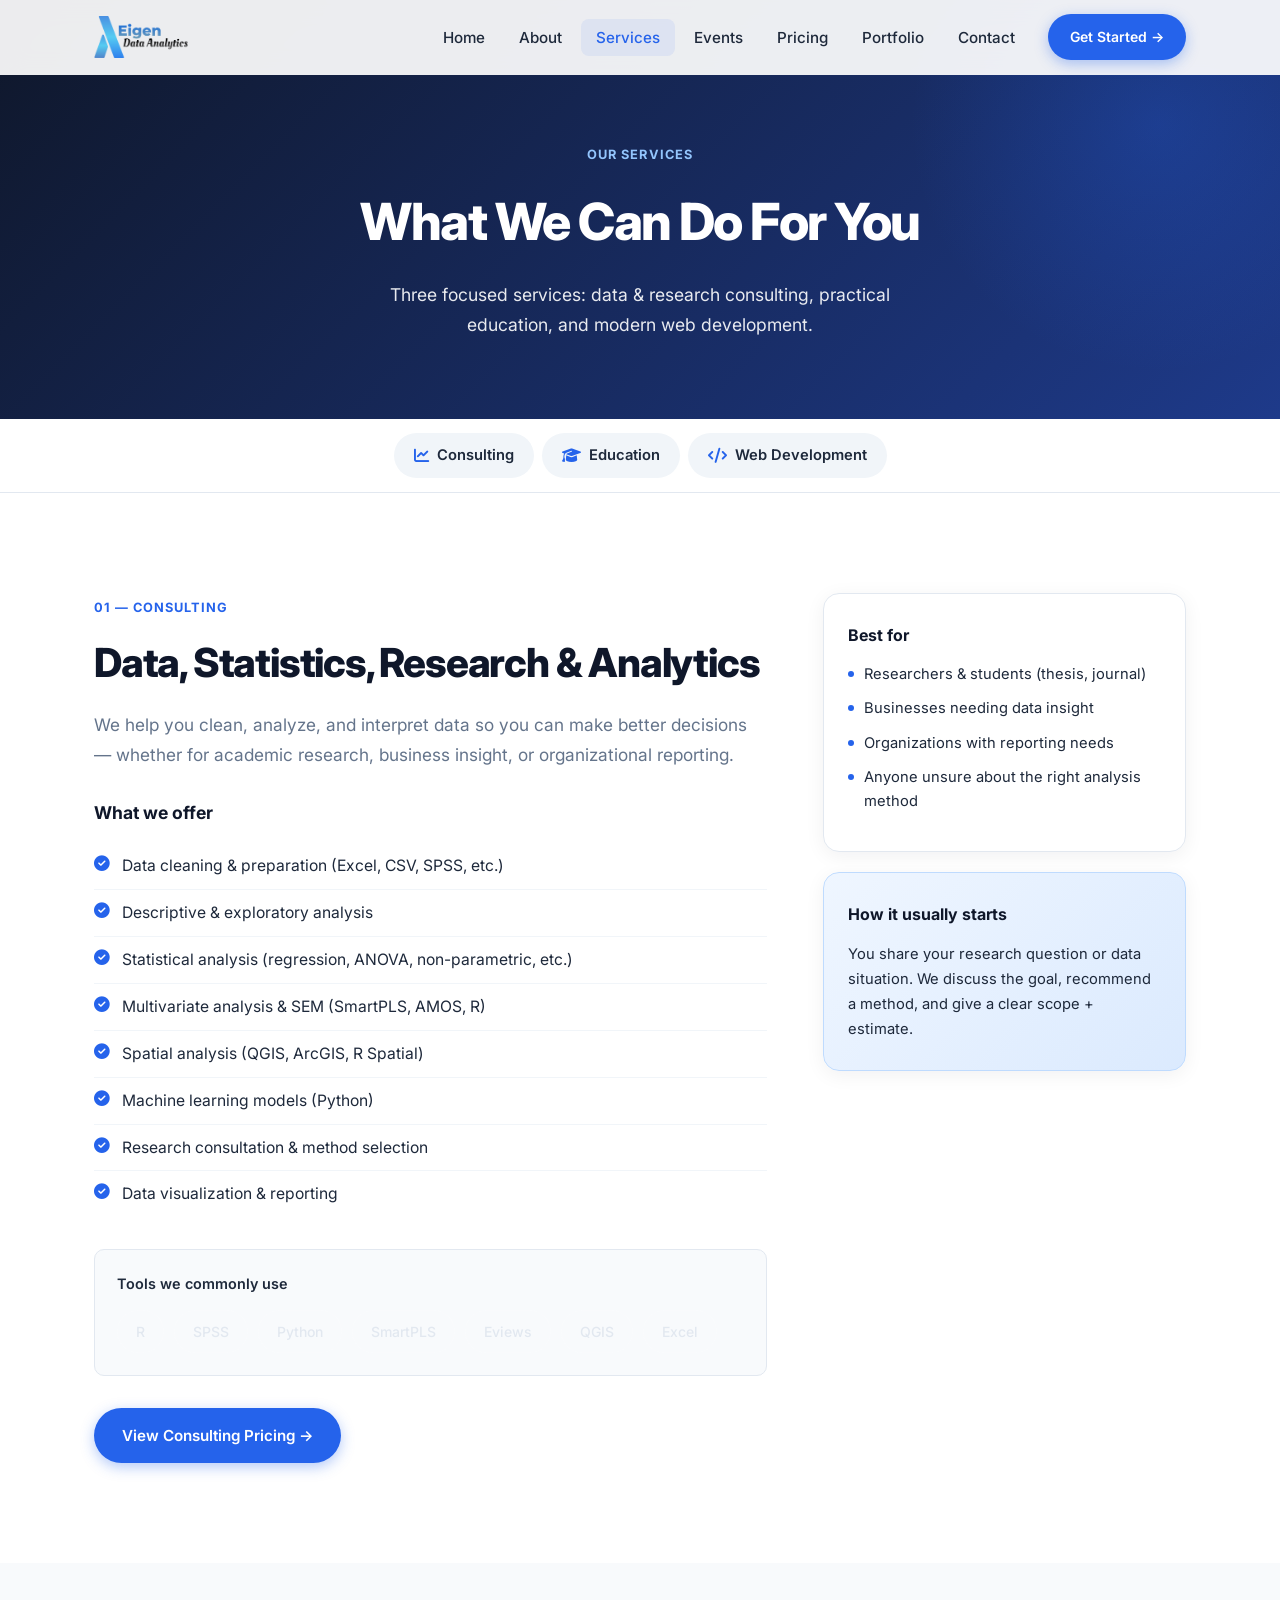
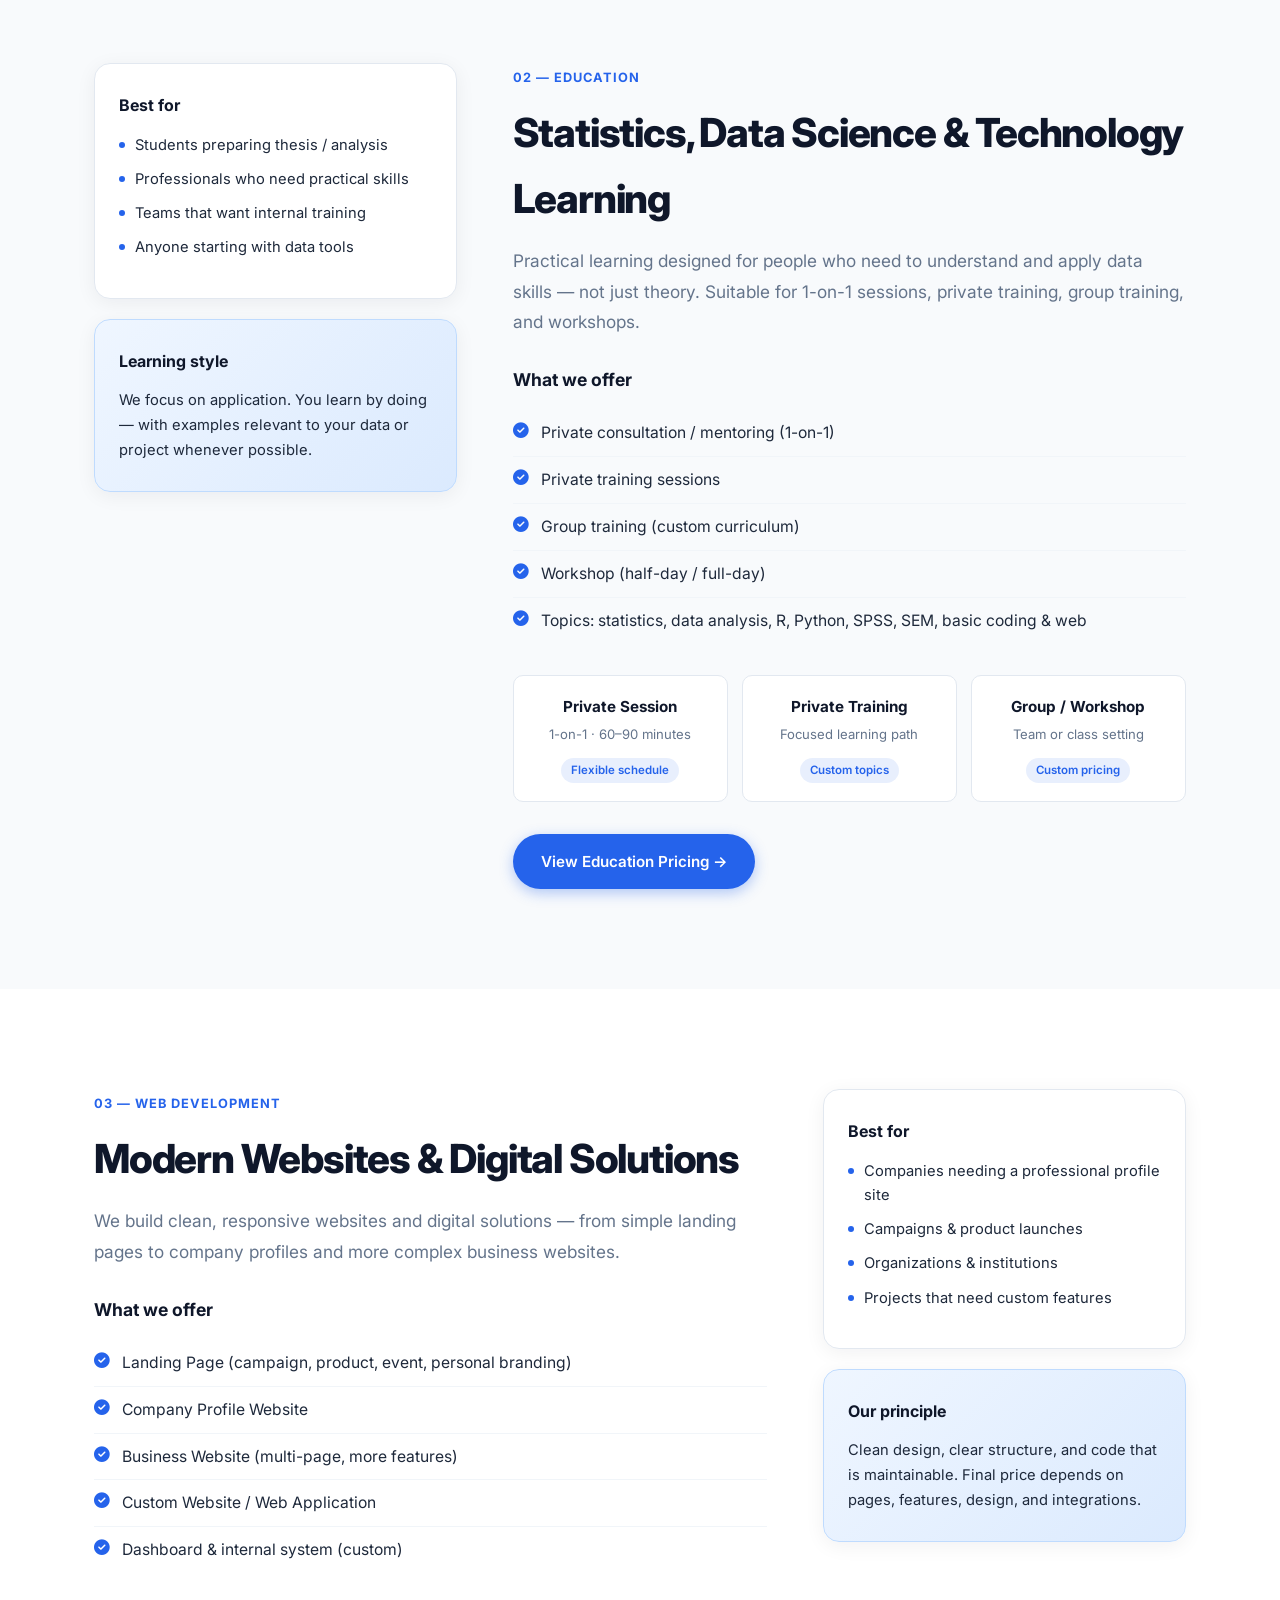
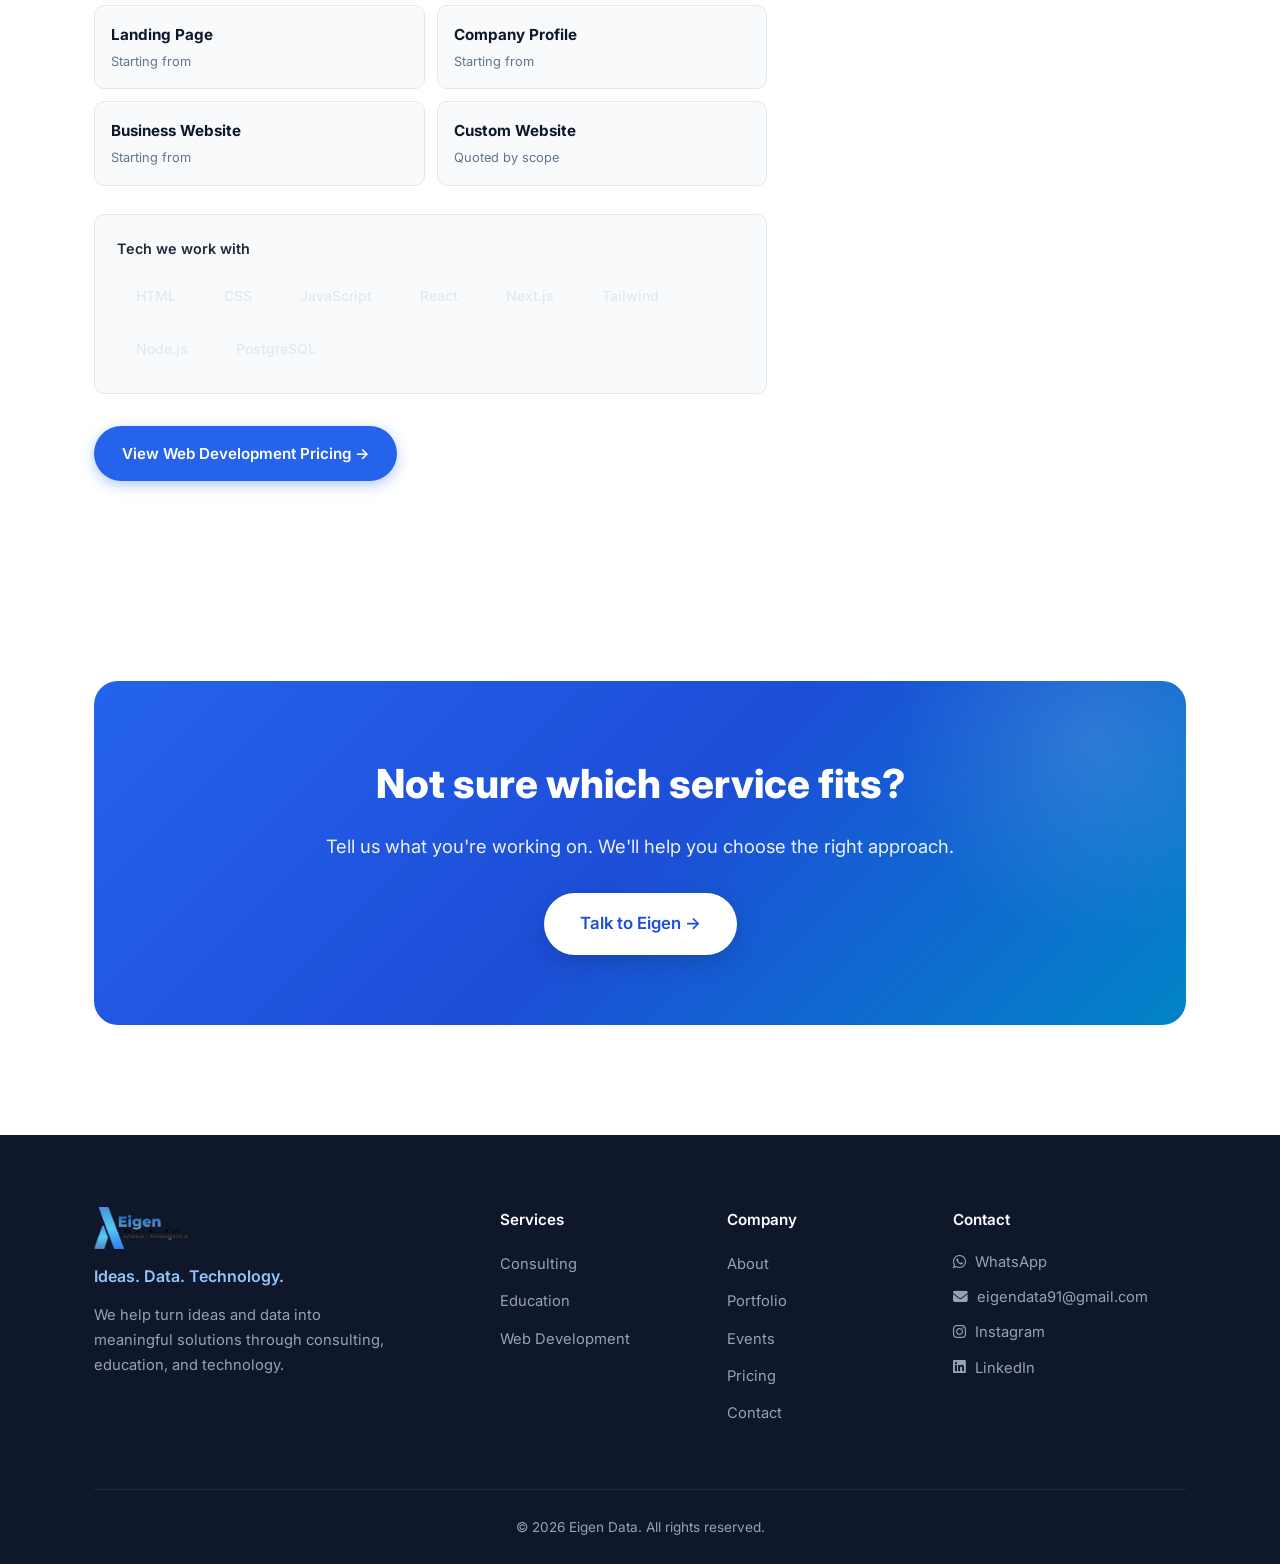
<file: services.html>
<!DOCTYPE html>
<html lang="id">
<head>
  <meta charset="UTF-8">
  <meta name="viewport" content="width=device-width, initial-scale=1.0">
  <meta name="description" content="Eigen Data Services — Consulting, Education, and Web Development for data-driven solutions.">
  <title>Services | Eigen Data</title>
  <link rel="stylesheet" href="css/style.css">
  <link rel="stylesheet" href="https://cdnjs.cloudflare.com/ajax/libs/font-awesome/6.5.1/css/all.min.css">
  <link rel="preconnect" href="https://fonts.googleapis.com">
  <link rel="preconnect" href="https://fonts.gstatic.com" crossorigin>
  <link href="https://fonts.googleapis.com/css2?family=Inter:wght@400;500;600;700;800&display=swap" rel="stylesheet">
</head>
<body>
  <!-- NAVBAR -->
  <header class="header" id="header">
    <nav class="navbar container">
      <a href="index.html" class="logo">
        <img src="assets/images/logo.png" alt="Eigen Data Logo" class="logo-img" onerror="this.style.display='none'; this.nextElementSibling.style.display='inline-flex';">
        <span class="logo-text" style="display:none;">EIGEN</span>
      </a>

      <ul class="nav-menu" id="nav-menu">
        <li class="nav-item"><a href="index.html" class="nav-link">Home</a></li>
        <li class="nav-item"><a href="about.html" class="nav-link">About</a></li>
        <li class="nav-item"><a href="services.html" class="nav-link active">Services</a></li>
        <li class="nav-item"><a href="event.html" class="nav-link">Events</a></li>
        <li class="nav-item"><a href="pricing.html" class="nav-link">Pricing</a></li>
        <li class="nav-item"><a href="portfolio.html" class="nav-link">Portfolio</a></li>
        <li class="nav-item"><a href="contact.html" class="nav-link">Contact</a></li>
        <li class="nav-item nav-cta">
          <a href="contact.html" class="btn btn-primary btn-sm">Get Started →</a>
        </li>
      </ul>

      <button class="hamburger" id="hamburger" aria-label="Toggle menu">
        <span class="bar"></span>
        <span class="bar"></span>
        <span class="bar"></span>
      </button>
    </nav>
  </header>

  <main>
    <!-- PAGE HERO -->
    <section class="page-hero">
      <div class="container">
        <span class="page-hero-label">Our Services</span>
        <h1 class="page-hero-title">What We Can Do For You</h1>
        <p class="page-hero-desc">
          Three focused services: data & research consulting, practical education, and modern web development.
        </p>
      </div>
    </section>

    <!-- SERVICE NAV (quick jump) -->
    <section class="service-nav-section">
      <div class="container">
        <div class="service-nav">
          <a href="#consulting" class="service-nav-item">
            <i class="fas fa-chart-line"></i>
            <span>Consulting</span>
          </a>
          <a href="#education" class="service-nav-item">
            <i class="fas fa-graduation-cap"></i>
            <span>Education</span>
          </a>
          <a href="#webdev" class="service-nav-item">
            <i class="fas fa-code"></i>
            <span>Web Development</span>
          </a>
        </div>
      </div>
    </section>

    <!-- CONSULTING -->
    <section class="section service-detail" id="consulting">
      <div class="container">
        <div class="service-detail-grid">
          <div class="service-detail-content">
            <span class="section-label">01 — Consulting</span>
            <h2 class="section-title text-left">Data, Statistics, Research & Analytics</h2>
            <p class="service-intro">
              We help you clean, analyze, and interpret data so you can make better decisions — 
              whether for academic research, business insight, or organizational reporting.
            </p>

            <h3 class="service-subtitle">What we offer</h3>
            <ul class="service-features">
              <li><i class="fas fa-check-circle"></i> Data cleaning & preparation (Excel, CSV, SPSS, etc.)</li>
              <li><i class="fas fa-check-circle"></i> Descriptive & exploratory analysis</li>
              <li><i class="fas fa-check-circle"></i> Statistical analysis (regression, ANOVA, non-parametric, etc.)</li>
              <li><i class="fas fa-check-circle"></i> Multivariate analysis & SEM (SmartPLS, AMOS, R)</li>
              <li><i class="fas fa-check-circle"></i> Spatial analysis (QGIS, ArcGIS, R Spatial)</li>
              <li><i class="fas fa-check-circle"></i> Machine learning models (Python)</li>
              <li><i class="fas fa-check-circle"></i> Research consultation & method selection</li>
              <li><i class="fas fa-check-circle"></i> Data visualization & reporting</li>
            </ul>

            <div class="service-tools-box">
              <h4>Tools we commonly use</h4>
              <div class="tools-list">
                <span class="tool-badge">R</span>
                <span class="tool-badge">SPSS</span>
                <span class="tool-badge">Python</span>
                <span class="tool-badge">SmartPLS</span>
                <span class="tool-badge">Eviews</span>
                <span class="tool-badge">QGIS</span>
                <span class="tool-badge">Excel</span>
              </div>
            </div>

            <a href="pricing.html#consulting" class="btn btn-primary">View Consulting Pricing →</a>
          </div>

          <div class="service-detail-side">
            <div class="service-side-card">
              <h4>Best for</h4>
              <ul>
                <li>Researchers & students (thesis, journal)</li>
                <li>Businesses needing data insight</li>
                <li>Organizations with reporting needs</li>
                <li>Anyone unsure about the right analysis method</li>
              </ul>
            </div>
            <div class="service-side-card accent">
              <h4>How it usually starts</h4>
              <p>You share your research question or data situation. We discuss the goal, recommend a method, and give a clear scope + estimate.</p>
            </div>
          </div>
        </div>
      </div>
    </section>

    <!-- EDUCATION -->
    <section class="section service-detail alt" id="education">
      <div class="container">
        <div class="service-detail-grid reverse">
          <div class="service-detail-content">
            <span class="section-label">02 — Education</span>
            <h2 class="section-title text-left">Statistics, Data Science & Technology Learning</h2>
            <p class="service-intro">
              Practical learning designed for people who need to understand and apply data skills — 
              not just theory. Suitable for 1-on-1 sessions, private training, group training, and workshops.
            </p>

            <h3 class="service-subtitle">What we offer</h3>
            <ul class="service-features">
              <li><i class="fas fa-check-circle"></i> Private consultation / mentoring (1-on-1)</li>
              <li><i class="fas fa-check-circle"></i> Private training sessions</li>
              <li><i class="fas fa-check-circle"></i> Group training (custom curriculum)</li>
              <li><i class="fas fa-check-circle"></i> Workshop (half-day / full-day)</li>
              <li><i class="fas fa-check-circle"></i> Topics: statistics, data analysis, R, Python, SPSS, SEM, basic coding & web</li>
            </ul>

            <div class="education-formats">
              <div class="format-card">
                <h4>Private Session</h4>
                <p>1-on-1 · 60–90 minutes</p>
                <span class="format-tag">Flexible schedule</span>
              </div>
              <div class="format-card">
                <h4>Private Training</h4>
                <p>Focused learning path</p>
                <span class="format-tag">Custom topics</span>
              </div>
              <div class="format-card">
                <h4>Group / Workshop</h4>
                <p>Team or class setting</p>
                <span class="format-tag">Custom pricing</span>
              </div>
            </div>

            <a href="pricing.html#education" class="btn btn-primary">View Education Pricing →</a>
          </div>

          <div class="service-detail-side">
            <div class="service-side-card">
              <h4>Best for</h4>
              <ul>
                <li>Students preparing thesis / analysis</li>
                <li>Professionals who need practical skills</li>
                <li>Teams that want internal training</li>
                <li>Anyone starting with data tools</li>
              </ul>
            </div>
            <div class="service-side-card accent">
              <h4>Learning style</h4>
              <p>We focus on application. You learn by doing — with examples relevant to your data or project whenever possible.</p>
            </div>
          </div>
        </div>
      </div>
    </section>

    <!-- WEB DEVELOPMENT -->
    <section class="section service-detail" id="webdev">
      <div class="container">
        <div class="service-detail-grid">
          <div class="service-detail-content">
            <span class="section-label">03 — Web Development</span>
            <h2 class="section-title text-left">Modern Websites & Digital Solutions</h2>
            <p class="service-intro">
              We build clean, responsive websites and digital solutions — from simple landing pages 
              to company profiles and more complex business websites.
            </p>

            <h3 class="service-subtitle">What we offer</h3>
            <ul class="service-features">
              <li><i class="fas fa-check-circle"></i> Landing Page (campaign, product, event, personal branding)</li>
              <li><i class="fas fa-check-circle"></i> Company Profile Website</li>
              <li><i class="fas fa-check-circle"></i> Business Website (multi-page, more features)</li>
              <li><i class="fas fa-check-circle"></i> Custom Website / Web Application</li>
              <li><i class="fas fa-check-circle"></i> Dashboard & internal system (custom)</li>
            </ul>

            <div class="webdev-types">
              <div class="type-item">
                <strong>Landing Page</strong>
                <span>Starting from</span>
              </div>
              <div class="type-item">
                <strong>Company Profile</strong>
                <span>Starting from</span>
              </div>
              <div class="type-item">
                <strong>Business Website</strong>
                <span>Starting from</span>
              </div>
              <div class="type-item">
                <strong>Custom Website</strong>
                <span>Quoted by scope</span>
              </div>
            </div>

            <div class="service-tools-box">
              <h4>Tech we work with</h4>
              <div class="tools-list">
                <span class="tool-badge">HTML</span>
                <span class="tool-badge">CSS</span>
                <span class="tool-badge">JavaScript</span>
                <span class="tool-badge">React</span>
                <span class="tool-badge">Next.js</span>
                <span class="tool-badge">Tailwind</span>
                <span class="tool-badge">Node.js</span>
                <span class="tool-badge">PostgreSQL</span>
              </div>
            </div>

            <a href="pricing.html#webdev" class="btn btn-primary">View Web Development Pricing →</a>
          </div>

          <div class="service-detail-side">
            <div class="service-side-card">
              <h4>Best for</h4>
              <ul>
                <li>Companies needing a professional profile site</li>
                <li>Campaigns & product launches</li>
                <li>Organizations & institutions</li>
                <li>Projects that need custom features</li>
              </ul>
            </div>
            <div class="service-side-card accent">
              <h4>Our principle</h4>
              <p>Clean design, clear structure, and code that is maintainable. Final price depends on pages, features, design, and integrations.</p>
            </div>
          </div>
        </div>
      </div>
    </section>

    <!-- CTA -->
    <section class="section cta-section">
      <div class="container">
        <div class="cta-box">
          <h2>Not sure which service fits?</h2>
          <p>Tell us what you're working on. We'll help you choose the right approach.</p>
          <a href="contact.html" class="btn btn-primary btn-lg">Talk to Eigen →</a>
        </div>
      </div>
    </section>
  </main>

  <!-- FOOTER -->
  <footer class="footer">
    <div class="container">
      <div class="footer-grid">
        <div class="footer-brand">
          <a href="index.html" class="logo">
            <img src="assets/images/logo.png" alt="Eigen Data" class="logo-img" onerror="this.style.display='none'; this.nextElementSibling.style.display='inline-flex';">
            <span class="logo-text" style="display:none;">EIGEN</span>
          </a>
          <p class="footer-tagline">Ideas. Data. Technology.</p>
          <p class="footer-desc">We help turn ideas and data into meaningful solutions through consulting, education, and technology.</p>
        </div>
        <div class="footer-links">
          <h4>Services</h4>
          <ul>
            <li><a href="services.html#consulting">Consulting</a></li>
            <li><a href="services.html#education">Education</a></li>
            <li><a href="services.html#webdev">Web Development</a></li>
          </ul>
        </div>
        <div class="footer-links">
          <h4>Company</h4>
          <ul>
            <li><a href="about.html">About</a></li>
            <li><a href="portfolio.html">Portfolio</a></li>
            <li><a href="event.html">Events</a></li>
            <li><a href="pricing.html">Pricing</a></li>
            <li><a href="contact.html">Contact</a></li>
          </ul>
        </div>
        <div class="footer-contact">
          <h4>Contact</h4>
          <ul>
            <li><a href="https://wa.me/6285213565567" target="_blank" rel="noopener"><i class="fab fa-whatsapp"></i> WhatsApp</a></li>
            <li><a href="mailto:eigendata91@gmail.com"><i class="fas fa-envelope"></i> eigendata91@gmail.com</a></li>
            <li><a href="#" target="_blank" rel="noopener"><i class="fab fa-instagram"></i> Instagram</a></li>
            <li><a href="#" target="_blank" rel="noopener"><i class="fab fa-linkedin"></i> LinkedIn</a></li>
          </ul>
        </div>
      </div>
      <div class="footer-bottom">
        <p>© 2026 Eigen Data. All rights reserved.</p>
      </div>
    </div>
  </footer>

  <script src="js/main.js"></script>
</body>
</html>
</file>
<file: css/style.css>
/* ===== VARIABLES - BLUE THEME (sesuai logo Eigen) ===== */
:root {
    --primary: #2563eb;          /* Blue utama */
    --primary-dark: #1d4ed8;     /* Blue lebih gelap */
    --primary-light: #3b82f6;    /* Blue lebih terang */
    --accent: #0ea5e9;           /* Sky blue (dari gradient logo) */
    --dark: #0f172a;
    --dark-2: #1e293b;
    --gray: #64748b;
    --gray-light: #94a3b8;
    --light: #f1f5f9;
    --white: #ffffff;
    --border: #e2e8f0;
    --shadow: 0 4px 20px rgba(15, 23, 42, 0.06);
    --shadow-lg: 0 12px 40px rgba(37, 99, 235, 0.12);
    --radius: 16px;
    --radius-sm: 10px;
    --transition: 0.3s cubic-bezier(0.4, 0, 0.2, 1);
    --font: 'Inter', system-ui, -apple-system, sans-serif;
    --container: 1140px;
  }
  
  *, *::before, *::after { box-sizing: border-box; margin: 0; padding: 0; }
  html { scroll-behavior: smooth; }
  body {
    font-family: var(--font);
    font-size: 16px;
    line-height: 1.65;
    color: var(--dark);
    background: var(--white);
    overflow-x: hidden;
  }
  img { max-width: 100%; height: auto; display: block; }
  a { text-decoration: none; color: inherit; transition: color var(--transition); }
  ul { list-style: none; }
  button { font-family: inherit; cursor: pointer; border: none; background: none; }
  
  .container {
    width: 100%;
    max-width: var(--container);
    margin: 0 auto;
    padding: 0 24px;
  }
  
  .section { padding: 100px 0; }
  .section-header { text-align: center; margin-bottom: 56px; }
  .section-label {
    display: inline-block;
    font-size: 0.8rem;
    font-weight: 700;
    letter-spacing: 0.08em;
    text-transform: uppercase;
    margin-bottom: 12px;
  }
  .section-title {
    font-size: clamp(1.9rem, 4vw, 2.5rem);
    font-weight: 800;
    letter-spacing: -0.03em;
    margin-bottom: 14px;
  }
  .section-desc {
    max-width: 540px;
    margin: 0 auto;
    color: var(--gray);
    font-size: 1.05rem;
  }
  .text-center { text-align: center; }
  .mt-2 { margin-top: 2.5rem; }
  
  /* ===== BUTTONS ===== */
  .btn {
    display: inline-flex;
    align-items: center;
    justify-content: center;
    gap: 8px;
    padding: 13px 26px;
    font-size: 0.95rem;
    font-weight: 600;
    border-radius: 999px;
    transition: all var(--transition);
    border: 2px solid transparent;
  }
  .btn-primary {
    background: var(--primary);
    color: white;
    box-shadow: 0 4px 14px rgba(37, 99, 235, 0.35);
  }
  .btn-primary:hover {
    background: var(--primary-dark);
    transform: translateY(-2px);
    box-shadow: 0 8px 20px rgba(37, 99, 235, 0.4);
  }
  .btn-outline {
    background: transparent;
    color: var(--primary);
    border-color: var(--primary);
  }
  .btn-outline:hover {
    background: var(--primary);
    color: white;
  }
  .btn-sm { padding: 9px 20px; font-size: 0.875rem; }
  .btn-lg { padding: 15px 34px; font-size: 1.05rem; }
  .btn-block { width: 100%; border-radius: var(--radius-sm); }
  
  /* ===== HEADER ===== */
  .header {
    position: fixed;
    top: 0; left: 0; width: 100%;
    z-index: 1000;
    background: rgba(255,255,255,0.92);
    backdrop-filter: blur(12px);
    border-bottom: 1px solid transparent;
    transition: all 0.3s ease;
  }
  .header.scrolled {
    border-bottom-color: var(--border);
    box-shadow: 0 4px 20px rgba(0,0,0,0.05);
  }
  .navbar {
    display: flex;
    align-items: center;
    justify-content: space-between;
    height: 74px;
  }
  .logo {
    display: flex;
    align-items: center;
    gap: 10px;
    font-weight: 800;
    font-size: 1.4rem;
    color: var(--dark);
  }
  .logo-img { height: 42px; width: auto; }
  .nav-menu { display: flex; align-items: center; gap: 4px; }
  .nav-link {
    padding: 9px 15px;
    font-size: 0.95rem;
    font-weight: 500;
    color: var(--dark-2);
    border-radius: 8px;
    transition: all 0.25s ease;
  }
  .nav-link:hover, .nav-link.active {
    color: var(--primary);
    background: rgba(37, 99, 235, 0.08);
  }
  .nav-cta { margin-left: 14px; }
  
  /* Hamburger */
  .hamburger {
    display: none;
    flex-direction: column;
    justify-content: space-between;
    width: 28px; height: 20px;
    z-index: 1001;
  }
  .hamburger .bar {
    display: block; width: 100%; height: 2.5px;
    background: var(--dark); border-radius: 2px;
    transition: all 0.3s ease;
  }
  .hamburger.active .bar:nth-child(1) { transform: translateY(8.5px) rotate(45deg); }
  .hamburger.active .bar:nth-child(2) { opacity: 0; }
  .hamburger.active .bar:nth-child(3) { transform: translateY(-8.5px) rotate(-45deg); }
  
  /* ===== HERO ===== */
  .hero {
    position: relative;
    min-height: 100vh;
    display: flex;
    align-items: center;
    padding-top: 74px;
    overflow: hidden;
  }
  .hero-bg { position: absolute; inset: 0; z-index: 0; }
  .hero-img { width: 100%; height: 100%; object-fit: cover; }
  .hero-overlay {
    position: absolute; inset: 0;
    background: linear-gradient(135deg, rgba(15,23,42,0.92) 0%, rgba(37,99,235,0.78) 100%);
  }
  .hero-content {
    position: relative; z-index: 1;
    text-align: center; color: white;
    padding: 80px 20px;
  }
  .hero-title {
    font-size: clamp(2.6rem, 6.5vw, 4rem);
    font-weight: 800;
    letter-spacing: -0.035em;
    line-height: 1.12;
    margin-bottom: 22px;
  }
  .hero-subtitle {
    font-size: clamp(1.05rem, 2.4vw, 1.25rem);
    max-width: 620px;
    margin: 0 auto 40px;
    opacity: 0.9;
    line-height: 1.7;
  }
  .hero-buttons {
    display: flex; flex-wrap: wrap; gap: 16px; justify-content: center;
  }
  .hero-buttons .btn-primary {
    background: white; color: var(--primary-dark);
    box-shadow: 0 8px 24px rgba(0,0,0,0.2);
  }
  .hero-buttons .btn-primary:hover {
    background: #eff6ff; transform: translateY(-3px);
  }
  .hero-buttons .btn-outline {
    border-color: rgba(255,255,255,0.55); color: white;
  }
  .hero-buttons .btn-outline:hover {
    background: white; color: var(--dark); border-color: white;
  }
  
  /* ===== SERVICES ===== */
  .services-preview {
    background: linear-gradient(180deg, #f8fafc 0%, #f1f5f9 100%);
  }
  .services-preview .section-label { color: var(--primary); }
  .services-preview .section-title { color: var(--dark); }
  
  .services-grid {
    display: grid;
    grid-template-columns: repeat(3, 1fr);
    gap: 28px;
  }
  .service-card {
    background: white;
    border-radius: var(--radius);
    padding: 40px 32px;
    position: relative;
    border: 1px solid transparent;
    box-shadow: var(--shadow);
    transition: all var(--transition);
    overflow: hidden;
  }
  .service-card::before {
    content: '';
    position: absolute; top: 0; left: 0; width: 100%; height: 4px;
    background: linear-gradient(90deg, var(--primary), var(--accent));
    opacity: 0;
    transition: opacity 0.3s ease;
  }
  .service-card:hover {
    transform: translateY(-8px);
    box-shadow: var(--shadow-lg);
    border-color: rgba(37,99,235,0.15);
  }
  .service-card:hover::before { opacity: 1; }
  
  .service-number {
    font-size: 3.2rem;
    font-weight: 800;
    color: rgba(37,99,235,0.12);
    line-height: 1;
    margin-bottom: 12px;
    letter-spacing: -0.04em;
  }
  .service-icon {
    width: 54px; height: 54px;
    display: flex; align-items: center; justify-content: center;
    background: linear-gradient(135deg, rgba(37,99,235,0.12), rgba(14,165,233,0.1));
    color: var(--primary);
    border-radius: 14px;
    font-size: 1.4rem;
    margin-bottom: 22px;
  }
  .service-card h3 {
    font-size: 1.4rem; font-weight: 700; margin-bottom: 10px;
  }
  .service-card p {
    color: var(--gray); font-size: 0.98rem; margin-bottom: 24px;
  }
  .service-link {
    font-weight: 600; color: var(--primary); font-size: 0.92rem;
    display: inline-flex; align-items: center; gap: 6px;
  }
  .service-link:hover { gap: 11px; }
  
  /* ===== TOOLS ===== */
  .tools-section {
    background: var(--dark);
    color: white;
    position: relative;
    overflow: hidden;
  }
  .tools-section::before {
    content: '';
    position: absolute; top: -50%; right: -20%;
    width: 600px; height: 600px;
    background: radial-gradient(circle, rgba(37,99,235,0.18) 0%, transparent 70%);
    pointer-events: none;
  }
  .tools-section .section-label { color: var(--accent); }
  .tools-section .section-title { color: white; }
  .tools-section .section-desc { color: var(--gray-light); }
  
  .tools-categories { display: grid; gap: 36px; position: relative; z-index: 1; }
  .tools-group h4 {
    font-size: 0.95rem; font-weight: 600;
    color: var(--accent);
    margin-bottom: 16px;
    letter-spacing: 0.02em;
  }
  .tools-list { display: flex; flex-wrap: wrap; gap: 10px; }
  .tool-badge {
    display: inline-block;
    padding: 9px 18px;
    background: rgba(255,255,255,0.06);
    border: 1px solid rgba(255,255,255,0.1);
    border-radius: 999px;
    font-size: 0.875rem; font-weight: 500;
    color: #e2e8f0;
    transition: all 0.25s ease;
  }
  .tool-badge:hover {
    background: rgba(37,99,235,0.25);
    border-color: var(--primary-light);
    color: white;
    transform: translateY(-2px);
  }
  
  /* ===== PRICING ===== */
  .pricing-preview { background: #f8fafc; }
  .pricing-preview .section-label { color: var(--primary); }
  .pricing-preview .section-title { color: var(--dark); }
  
  .pricing-grid {
    display: grid;
    grid-template-columns: repeat(3, 1fr);
    gap: 28px;
    margin-bottom: 28px;
  }
  .pricing-card {
    background: white;
    border-radius: var(--radius);
    padding: 36px 30px;
    border: 1px solid var(--border);
    box-shadow: var(--shadow);
    position: relative;
    display: flex; flex-direction: column;
    transition: all var(--transition);
  }
  .pricing-card:hover {
    transform: translateY(-6px);
    box-shadow: var(--shadow-lg);
  }
  .pricing-card.featured {
    border: 2px solid var(--primary);
    box-shadow: 0 12px 40px rgba(37,99,235,0.15);
    transform: scale(1.03);
  }
  .pricing-card.featured:hover { transform: scale(1.03) translateY(-6px); }
  
  .pricing-badge {
    position: absolute; top: -13px; right: 24px;
    background: linear-gradient(135deg, var(--primary), var(--accent));
    color: white;
    font-size: 0.72rem; font-weight: 700;
    padding: 5px 14px; border-radius: 999px;
    letter-spacing: 0.03em;
  }
  .pricing-header h3 { font-size: 1.4rem; font-weight: 700; margin-bottom: 4px; }
  .pricing-tagline { color: var(--gray); font-size: 0.9rem; margin-bottom: 22px; }
  .pricing-price { margin-bottom: 26px; }
  .price-label { display: block; font-size: 0.82rem; color: var(--gray); margin-bottom: 4px; }
  .price-value { font-size: 1.9rem; font-weight: 800; color: var(--dark); letter-spacing: -0.02em; }
  
  .pricing-features { flex: 1; margin-bottom: 28px; }
  .pricing-features li {
    display: flex; align-items: flex-start; gap: 11px;
    padding: 9px 0; font-size: 0.95rem; color: var(--dark-2);
  }
  .pricing-features i { color: var(--primary); margin-top: 3px; font-size: 0.85rem; }
  .pricing-note {
    text-align: center; color: var(--gray); font-size: 0.9rem; margin-bottom: 28px;
  }
  
  /* ===== PORTFOLIO ===== */
  .portfolio-preview { background: white; }
  .portfolio-preview .section-label { color: var(--primary); }
  .portfolio-preview .section-title { color: var(--dark); }
  
  .portfolio-filters {
    display: flex; flex-wrap: wrap; justify-content: center; gap: 10px; margin-bottom: 40px;
  }
  .filter-btn {
    padding: 9px 20px; border-radius: 999px;
    font-size: 0.9rem; font-weight: 500;
    color: var(--gray); background: var(--light);
    border: 1px solid transparent; transition: all 0.25s ease;
  }
  .filter-btn:hover, .filter-btn.active {
    background: var(--primary); color: white;
    box-shadow: 0 4px 12px rgba(37,99,235,0.3);
  }
  
  .portfolio-grid {
    display: grid;
    grid-template-columns: repeat(3, 1fr);
    gap: 28px;
  }
  .portfolio-card {
    background: white;
    border-radius: var(--radius);
    overflow: hidden;
    border: 1px solid var(--border);
    box-shadow: var(--shadow);
    transition: all var(--transition);
  }
  .portfolio-card:hover {
    transform: translateY(-6px);
    box-shadow: var(--shadow-lg);
  }
  .portfolio-image { height: 210px; overflow: hidden; position: relative; }
  .portfolio-image img {
    width: 100%; height: 100%; object-fit: cover;
    transition: transform 0.5s ease;
  }
  .portfolio-card:hover .portfolio-image img { transform: scale(1.08); }
  
  .portfolio-content { padding: 24px; }
  .portfolio-category {
    display: inline-block;
    font-size: 0.72rem; font-weight: 700;
    text-transform: uppercase; letter-spacing: 0.05em;
    color: var(--primary); margin-bottom: 8px;
  }
  .portfolio-content h3 { font-size: 1.2rem; font-weight: 700; margin-bottom: 8px; }
  .portfolio-content p { font-size: 0.9rem; color: var(--gray); margin-bottom: 16px; }
  .portfolio-tools { display: flex; flex-wrap: wrap; gap: 6px; }
  .portfolio-tools span {
    font-size: 0.72rem; padding: 4px 11px;
    background: #f1f5f9; border-radius: 6px;
    color: var(--dark-2); font-weight: 500;
  }
  
  /* ===== WHY EIGEN ===== */
  .why-section {
    background: linear-gradient(160deg, #0f172a 0%, #1e3a8a 100%);
    color: white;
    position: relative;
  }
  .why-section .section-label { color: var(--accent); }
  .why-section .section-title { color: white; }
  
  .why-grid {
    display: grid;
    grid-template-columns: repeat(3, 1fr);
    gap: 32px;
  }
  .why-card {
    text-align: center;
    padding: 40px 28px;
    background: rgba(255,255,255,0.04);
    border: 1px solid rgba(255,255,255,0.08);
    border-radius: var(--radius);
    transition: all 0.3s ease;
  }
  .why-card:hover {
    background: rgba(255,255,255,0.08);
    transform: translateY(-4px);
  }
  .why-icon {
    width: 70px; height: 70px;
    margin: 0 auto 24px;
    display: flex; align-items: center; justify-content: center;
    background: linear-gradient(135deg, rgba(37,99,235,0.3), rgba(14,165,233,0.2));
    color: #93c5fd;
    border-radius: 20px;
    font-size: 1.6rem;
  }
  .why-card h3 { font-size: 1.3rem; font-weight: 700; margin-bottom: 12px; }
  .why-card p { color: var(--gray-light); font-size: 0.95rem; }
  
  /* ===== FAQ ===== */
  .faq-section { background: #f8fafc; }
  .faq-section .section-label { color: var(--primary); }
  .faq-section .section-title { color: var(--dark); }
  
  .faq-list { max-width: 740px; margin: 0 auto; }
  .faq-item {
    background: white;
    border-radius: var(--radius-sm);
    margin-bottom: 12px;
    border: 1px solid var(--border);
    overflow: hidden;
    transition: box-shadow 0.25s ease;
  }
  .faq-item.active { box-shadow: var(--shadow); }
  .faq-question {
    width: 100%;
    display: flex; align-items: center; justify-content: space-between;
    padding: 20px 24px;
    font-size: 1.02rem; font-weight: 600;
    color: var(--dark); text-align: left; gap: 16px;
  }
  .faq-question i {
    color: var(--primary); transition: transform 0.3s ease; flex-shrink: 0;
  }
  .faq-item.active .faq-question i { transform: rotate(180deg); }
  .faq-answer {
    max-height: 0; overflow: hidden;
    transition: max-height 0.35s ease;
  }
  .faq-item.active .faq-answer { max-height: 220px; }
  .faq-answer p {
    padding: 0 24px 20px;
    color: var(--gray); font-size: 0.95rem; line-height: 1.7;
  }
  
  /* ===== CTA ===== */
  .cta-section {
    background: white;
    padding-bottom: 110px;
  }
  .cta-box {
    background: linear-gradient(135deg, #2563eb 0%, #1d4ed8 50%, #0284c7 100%);
    border-radius: 24px;
    padding: 70px 48px;
    text-align: center;
    color: white;
    position: relative;
    overflow: hidden;
  }
  .cta-box::before {
    content: '';
    position: absolute; top: -40%; right: -10%;
    width: 400px; height: 400px;
    background: radial-gradient(circle, rgba(255,255,255,0.12) 0%, transparent 70%);
    pointer-events: none;
  }
  .cta-box h2 {
    font-size: clamp(1.9rem, 4vw, 2.5rem);
    font-weight: 800; margin-bottom: 14px; position: relative;
  }
  .cta-box p {
    font-size: 1.15rem; opacity: 0.92; margin-bottom: 32px; position: relative;
  }
  .cta-box .btn-primary {
    background: white; color: var(--primary-dark);
    box-shadow: 0 8px 24px rgba(0,0,0,0.15);
    position: relative;
  }
  .cta-box .btn-primary:hover {
    background: #eff6ff; transform: translateY(-3px);
  }
  
  /* ===== FOOTER ===== */
  .footer {
    background: #0f172a;
    color: var(--gray-light);
    padding: 72px 0 0;
  }
  .footer-grid {
    display: grid;
    grid-template-columns: 2fr 1fr 1fr 1.3fr;
    gap: 48px;
    padding-bottom: 52px;
    border-bottom: 1px solid rgba(255,255,255,0.08);
  }
  .footer-brand .logo { color: white; margin-bottom: 14px; }
  .footer-tagline {
    font-weight: 600; color: #93c5fd; margin-bottom: 14px;
  }
  .footer-desc { font-size: 0.92rem; line-height: 1.7; max-width: 290px; }
  .footer-links h4, .footer-contact h4 {
    color: white; font-size: 0.95rem; font-weight: 600; margin-bottom: 18px;
  }
  .footer-links ul li, .footer-contact ul li { margin-bottom: 11px; }
  .footer-links a, .footer-contact a {
    font-size: 0.92rem; transition: color 0.25s ease;
  }
  .footer-links a:hover, .footer-contact a:hover { color: #93c5fd; }
  .footer-contact a { display: flex; align-items: center; gap: 9px; }
  .footer-bottom {
    padding: 26px 0; text-align: center; font-size: 0.85rem;
  }
  
  /* ===== RESPONSIVE ===== */
  @media (max-width: 992px) {
    .services-grid, .pricing-grid, .portfolio-grid, .why-grid {
      grid-template-columns: 1fr 1fr;
    }
    .pricing-card.featured { transform: none; }
    .pricing-card.featured:hover { transform: translateY(-6px); }
    .footer-grid { grid-template-columns: 1fr 1fr; }
  }
  
  @media (max-width: 768px) {
    body.menu-open { overflow: hidden; }
    .hamburger { display: flex; }
    .nav-menu {
      position: fixed; top: 0; right: -100%;
      width: min(320px, 85vw); height: 100vh;
      background: white; flex-direction: column;
      align-items: flex-start; padding: 96px 28px 40px;
      gap: 4px; box-shadow: -8px 0 30px rgba(0,0,0,0.12);
      transition: right 0.35s ease; z-index: 999;
    }
    .nav-menu.active { right: 0; }
    .nav-link { width: 100%; padding: 14px 16px; font-size: 1.05rem; }
    .nav-cta { margin-left: 0; margin-top: 18px; width: 100%; }
    .nav-cta .btn { width: 100%; }
  
    .services-grid, .pricing-grid, .portfolio-grid, .why-grid {
      grid-template-columns: 1fr;
    }
    .section { padding: 70px 0; }
    .hero { min-height: 92vh; }
    .cta-box { padding: 48px 28px; border-radius: 18px; }
    .footer-grid { grid-template-columns: 1fr; gap: 36px; }
  }
  
  @media (max-width: 480px) {
    .hero-title { font-size: 2.2rem; }
    .hero-buttons { flex-direction: column; width: 100%; }
    .hero-buttons .btn { width: 100%; }
  }





/* ===== PAGE HERO (untuk About, Services, dll) ===== */
.page-hero {
    background: linear-gradient(135deg, #0f172a 0%, #1e3a8a 100%);
    color: white;
    padding: 140px 0 80px;
    text-align: center;
    position: relative;
    overflow: hidden;
  }
  .page-hero::before {
    content: '';
    position: absolute;
    top: -30%;
    right: -10%;
    width: 500px;
    height: 500px;
    background: radial-gradient(circle, rgba(37,99,235,0.25) 0%, transparent 70%);
    pointer-events: none;
  }
  .page-hero-label {
    display: inline-block;
    font-size: 0.8rem;
    font-weight: 700;
    letter-spacing: 0.08em;
    text-transform: uppercase;
    color: #93c5fd;
    margin-bottom: 14px;
  }
  .page-hero-title {
    font-size: clamp(2.2rem, 5vw, 3.2rem);
    font-weight: 800;
    letter-spacing: -0.03em;
    margin-bottom: 16px;
  }
  .page-hero-desc {
    max-width: 560px;
    margin: 0 auto;
    font-size: 1.1rem;
    opacity: 0.9;
    line-height: 1.7;
  }
  
  /* ===== WHO WE ARE ===== */
  .about-who {
    background: white;
  }
  .about-who-grid {
    display: grid;
    grid-template-columns: 1.1fr 0.9fr;
    gap: 60px;
    align-items: center;
  }
  .about-who-content .section-title {
    text-align: left;
    margin-bottom: 20px;
  }
  .about-who-content .section-label {
    color: var(--primary);
  }
  .about-who-content p {
    color: var(--gray);
    margin-bottom: 16px;
    font-size: 1.02rem;
    line-height: 1.75;
  }
  .about-stats {
    display: flex;
    gap: 36px;
    margin-top: 36px;
    padding-top: 28px;
    border-top: 1px solid var(--border);
  }
  .stat-item {
    display: flex;
    flex-direction: column;
  }
  .stat-number {
    font-size: 2rem;
    font-weight: 800;
    color: var(--primary);
    letter-spacing: -0.02em;
  }
  .stat-label {
    font-size: 0.85rem;
    color: var(--gray);
    font-weight: 500;
  }
  .about-who-image {
    border-radius: var(--radius);
    overflow: hidden;
    box-shadow: var(--shadow-lg);
  }
  .about-who-image img {
    width: 100%;
    height: 100%;
    object-fit: cover;
    min-height: 380px;
  }
  
  /* ===== VISION & MISSION ===== */
  .about-vm {
    background: #f8fafc;
  }
  .about-vm .section-label { color: var(--primary); }
  .about-vm .section-title { color: var(--dark); }
  
  .vm-grid {
    display: grid;
    grid-template-columns: 1fr 1fr;
    gap: 28px;
  }
  .vm-card {
    background: white;
    border-radius: var(--radius);
    padding: 40px 36px;
    border: 1px solid var(--border);
    box-shadow: var(--shadow);
    transition: all var(--transition);
  }
  .vm-card:hover {
    transform: translateY(-4px);
    box-shadow: var(--shadow-lg);
  }
  .vm-icon {
    width: 56px;
    height: 56px;
    display: flex;
    align-items: center;
    justify-content: center;
    background: linear-gradient(135deg, rgba(37,99,235,0.12), rgba(14,165,233,0.1));
    color: var(--primary);
    border-radius: 14px;
    font-size: 1.4rem;
    margin-bottom: 22px;
  }
  .vm-card h3 {
    font-size: 1.4rem;
    font-weight: 700;
    margin-bottom: 14px;
  }
  .vm-card p {
    color: var(--gray);
    font-size: 0.98rem;
    line-height: 1.75;
  }
  .mission-list {
    display: flex;
    flex-direction: column;
    gap: 14px;
  }
  .mission-list li {
    display: flex;
    align-items: flex-start;
    gap: 12px;
    font-size: 0.95rem;
    color: var(--dark-2);
    line-height: 1.6;
  }
  .mission-list i {
    color: var(--primary);
    margin-top: 4px;
    flex-shrink: 0;
  }
  
  /* ===== OUR APPROACH ===== */
  .about-approach {
    background: white;
  }
  .about-approach .section-label { color: var(--primary); }
  .about-approach .section-title { color: var(--dark); }
  
  .approach-grid {
    display: grid;
    grid-template-columns: repeat(4, 1fr);
    gap: 24px;
  }
  .approach-card {
    background: #f8fafc;
    border-radius: var(--radius);
    padding: 32px 24px;
    border: 1px solid var(--border);
    transition: all var(--transition);
    position: relative;
  }
  .approach-card:hover {
    background: white;
    box-shadow: var(--shadow-lg);
    transform: translateY(-4px);
    border-color: rgba(37,99,235,0.2);
  }
  .approach-number {
    font-size: 2.4rem;
    font-weight: 800;
    color: rgba(37,99,235,0.15);
    line-height: 1;
    margin-bottom: 16px;
    letter-spacing: -0.03em;
  }
  .approach-card h3 {
    font-size: 1.2rem;
    font-weight: 700;
    margin-bottom: 12px;
    color: var(--dark);
  }
  .approach-card p {
    font-size: 0.92rem;
    color: var(--gray);
    line-height: 1.7;
  }
  
  /* ===== VALUES ===== */
  .about-values {
    background: linear-gradient(160deg, #0f172a 0%, #1e3a8a 100%);
    color: white;
  }
  .about-values .section-label { color: #93c5fd; }
  .about-values .section-title { color: white; }
  
  .values-grid {
    display: grid;
    grid-template-columns: repeat(4, 1fr);
    gap: 24px;
  }
  .value-card {
    text-align: center;
    padding: 36px 22px;
    background: rgba(255,255,255,0.04);
    border: 1px solid rgba(255,255,255,0.08);
    border-radius: var(--radius);
    transition: all 0.3s ease;
  }
  .value-card:hover {
    background: rgba(255,255,255,0.08);
    transform: translateY(-4px);
  }
  .value-icon {
    width: 60px;
    height: 60px;
    margin: 0 auto 20px;
    display: flex;
    align-items: center;
    justify-content: center;
    background: linear-gradient(135deg, rgba(37,99,235,0.3), rgba(14,165,233,0.2));
    color: #93c5fd;
    border-radius: 16px;
    font-size: 1.4rem;
  }
  .value-card h3 {
    font-size: 1.15rem;
    font-weight: 700;
    margin-bottom: 10px;
  }
  .value-card p {
    font-size: 0.9rem;
    color: var(--gray-light);
    line-height: 1.65;
  }
  
  /* ===== ABOUT RESPONSIVE ===== */
  @media (max-width: 992px) {
    .about-who-grid {
      grid-template-columns: 1fr;
      gap: 40px;
    }
    .about-who-image img { min-height: 280px; }
    .vm-grid { grid-template-columns: 1fr; }
    .approach-grid { grid-template-columns: 1fr 1fr; }
    .values-grid { grid-template-columns: 1fr 1fr; }
  }
  
  @media (max-width: 768px) {
    .page-hero { padding: 120px 0 60px; }
    .about-stats {
      flex-wrap: wrap;
      gap: 24px;
    }
    .approach-grid,
    .values-grid {
      grid-template-columns: 1fr;
    }
  }
  
  .text-left { text-align: left !important; }  




/* ===== SERVICE NAV (quick links) ===== */
.service-nav-section {
    background: white;
    padding: 0;
    border-bottom: 1px solid var(--border);
    position: sticky;
    top: 74px;
    z-index: 100;
  }
  .service-nav {
    display: flex;
    justify-content: center;
    gap: 8px;
    padding: 14px 0;
    flex-wrap: wrap;
  }
  .service-nav-item {
    display: flex;
    align-items: center;
    gap: 8px;
    padding: 10px 20px;
    border-radius: 999px;
    font-size: 0.92rem;
    font-weight: 600;
    color: var(--dark-2);
    background: var(--light);
    transition: all 0.25s ease;
  }
  .service-nav-item i {
    color: var(--primary);
    font-size: 0.95rem;
  }
  .service-nav-item:hover {
    background: var(--primary);
    color: white;
  }
  .service-nav-item:hover i {
    color: white;
  }
  
  /* ===== SERVICE DETAIL SECTIONS ===== */
  .service-detail {
    background: white;
  }
  .service-detail.alt {
    background: #f8fafc;
  }
  .service-detail .section-label {
    color: var(--primary);
  }
  .service-detail .section-title {
    color: var(--dark);
  }
  
  .service-detail-grid {
    display: grid;
    grid-template-columns: 1.3fr 0.7fr;
    gap: 56px;
    align-items: start;
  }
  .service-detail-grid.reverse {
    direction: rtl;
  }
  .service-detail-grid.reverse > * {
    direction: ltr;
  }
  
  .service-intro {
    font-size: 1.08rem;
    color: var(--gray);
    line-height: 1.75;
    margin-bottom: 28px;
  }
  .service-subtitle {
    font-size: 1.1rem;
    font-weight: 700;
    margin-bottom: 16px;
    color: var(--dark);
  }
  .service-features {
    margin-bottom: 32px;
  }
  .service-features li {
    display: flex;
    align-items: flex-start;
    gap: 12px;
    padding: 10px 0;
    font-size: 0.98rem;
    color: var(--dark-2);
    border-bottom: 1px solid #f1f5f9;
  }
  .service-features li:last-child {
    border-bottom: none;
  }
  .service-features i {
    color: var(--primary);
    margin-top: 3px;
    flex-shrink: 0;
  }
  
  .service-tools-box {
    margin-bottom: 32px;
    padding: 22px;
    background: #f8fafc;
    border-radius: var(--radius-sm);
    border: 1px solid var(--border);
  }
  .service-tools-box h4 {
    font-size: 0.9rem;
    font-weight: 600;
    color: var(--dark-2);
    margin-bottom: 14px;
  }
  
  /* Side cards */
  .service-detail-side {
    display: flex;
    flex-direction: column;
    gap: 20px;
    position: sticky;
    top: 110px;
  }
  .service-side-card {
    background: white;
    border: 1px solid var(--border);
    border-radius: var(--radius);
    padding: 28px 24px;
    box-shadow: var(--shadow);
  }
  .service-side-card.accent {
    background: linear-gradient(135deg, #eff6ff 0%, #dbeafe 100%);
    border-color: #bfdbfe;
  }
  .service-side-card h4 {
    font-size: 1rem;
    font-weight: 700;
    margin-bottom: 14px;
    color: var(--dark);
  }
  .service-side-card ul li {
    position: relative;
    padding-left: 16px;
    margin-bottom: 10px;
    font-size: 0.92rem;
    color: var(--dark-2);
  }
  .service-side-card ul li::before {
    content: '';
    position: absolute;
    left: 0;
    top: 9px;
    width: 6px;
    height: 6px;
    border-radius: 50%;
    background: var(--primary);
  }
  .service-side-card p {
    font-size: 0.92rem;
    color: var(--dark-2);
    line-height: 1.7;
  }
  
  /* Education formats */
  .education-formats {
    display: grid;
    grid-template-columns: repeat(3, 1fr);
    gap: 14px;
    margin-bottom: 32px;
  }
  .format-card {
    background: white;
    border: 1px solid var(--border);
    border-radius: var(--radius-sm);
    padding: 18px 16px;
    text-align: center;
  }
  .format-card h4 {
    font-size: 0.95rem;
    font-weight: 700;
    margin-bottom: 4px;
  }
  .format-card p {
    font-size: 0.82rem;
    color: var(--gray);
    margin-bottom: 10px;
  }
  .format-tag {
    display: inline-block;
    font-size: 0.72rem;
    font-weight: 600;
    color: var(--primary);
    background: rgba(37,99,235,0.1);
    padding: 3px 10px;
    border-radius: 999px;
  }
  
  /* Webdev types */
  .webdev-types {
    display: grid;
    grid-template-columns: 1fr 1fr;
    gap: 12px;
    margin-bottom: 28px;
  }
  .type-item {
    background: #f8fafc;
    border: 1px solid var(--border);
    border-radius: var(--radius-sm);
    padding: 16px;
    display: flex;
    flex-direction: column;
    gap: 4px;
  }
  .type-item strong {
    font-size: 0.95rem;
    color: var(--dark);
  }
  .type-item span {
    font-size: 0.8rem;
    color: var(--gray);
  }
  
  /* ===== SERVICES RESPONSIVE ===== */
  @media (max-width: 992px) {
    .service-detail-grid,
    .service-detail-grid.reverse {
      grid-template-columns: 1fr;
      direction: ltr;
      gap: 40px;
    }
    .service-detail-side {
      position: static;
      display: grid;
      grid-template-columns: 1fr 1fr;
    }
    .education-formats {
      grid-template-columns: 1fr;
    }
  }
  
  @media (max-width: 768px) {
    .service-nav-section {
      top: 74px;
    }
    .service-nav-item {
      padding: 8px 14px;
      font-size: 0.85rem;
    }
    .service-detail-side {
      grid-template-columns: 1fr;
    }
    .webdev-types {
      grid-template-columns: 1fr;
    }
  }


/* ===== PRICING PAGE ===== */
.pricing-overview {
    background: #f8fafc;
    padding-top: 60px;
  }
  .pricing-overview .section-label { color: var(--primary); }
  
  .pricing-detail {
    background: white;
  }
  .pricing-detail.alt {
    background: #f8fafc;
  }
  .pricing-detail .section-label { color: var(--primary); }
  .pricing-detail .section-title { color: var(--dark); }
  
  /* Price table (Consulting) */
  .price-table-wrap {
    max-width: 720px;
    margin: 0 auto 32px;
    overflow-x: auto;
    border-radius: var(--radius);
    border: 1px solid var(--border);
    box-shadow: var(--shadow);
  }
  .price-table {
    width: 100%;
    border-collapse: collapse;
    background: white;
  }
  .price-table th,
  .price-table td {
    padding: 16px 24px;
    text-align: left;
    border-bottom: 1px solid var(--border);
  }
  .price-table th {
    background: #f8fafc;
    font-size: 0.85rem;
    font-weight: 600;
    color: var(--gray);
    text-transform: uppercase;
    letter-spacing: 0.04em;
  }
  .price-table td {
    font-size: 0.98rem;
    color: var(--dark-2);
  }
  .price-table tr:last-child td {
    border-bottom: none;
  }
  .price-table tr:hover td {
    background: #f8fafc;
  }
  .price-table strong {
    color: var(--primary);
    font-weight: 700;
  }
  
  /* Note box */
  .pricing-note-box {
    max-width: 720px;
    margin: 0 auto;
    display: flex;
    align-items: flex-start;
    gap: 14px;
    padding: 20px 24px;
    background: #eff6ff;
    border: 1px solid #bfdbfe;
    border-radius: var(--radius-sm);
    color: var(--dark-2);
    font-size: 0.95rem;
    line-height: 1.65;
  }
  .pricing-note-box i {
    color: var(--primary);
    margin-top: 3px;
    flex-shrink: 0;
  }
  
  /* Education pricing cards */
  .edu-pricing-grid {
    display: grid;
    grid-template-columns: repeat(4, 1fr);
    gap: 24px;
  }
  .edu-price-card {
    background: white;
    border: 1px solid var(--border);
    border-radius: var(--radius);
    padding: 28px 24px;
    display: flex;
    flex-direction: column;
    box-shadow: var(--shadow);
    transition: all var(--transition);
    position: relative;
  }
  .edu-price-card:hover {
    transform: translateY(-4px);
    box-shadow: var(--shadow-lg);
  }
  .edu-price-card.featured {
    border: 2px solid var(--primary);
    box-shadow: 0 12px 36px rgba(37,99,235,0.12);
  }
  .edu-badge {
    display: inline-block;
    font-size: 0.72rem;
    font-weight: 700;
    text-transform: uppercase;
    letter-spacing: 0.04em;
    color: var(--primary);
    background: rgba(37,99,235,0.1);
    padding: 4px 10px;
    border-radius: 999px;
    margin-bottom: 12px;
  }
  .edu-price-header h3 {
    font-size: 1.25rem;
    font-weight: 700;
    margin-bottom: 6px;
  }
  .edu-price-header p {
    font-size: 0.88rem;
    color: var(--gray);
    margin-bottom: 20px;
  }
  .edu-price-value {
    margin-bottom: 20px;
  }
  .edu-price-value .price-label {
    display: block;
    font-size: 0.8rem;
    color: var(--gray);
    margin-bottom: 2px;
  }
  .edu-price-value .price-value {
    font-size: 1.6rem;
    font-weight: 800;
    color: var(--dark);
  }
  .edu-price-value .price-unit {
    font-size: 0.85rem;
    color: var(--gray);
    font-weight: 500;
  }
  .edu-features {
    flex: 1;
    margin-bottom: 24px;
  }
  .edu-features li {
    display: flex;
    align-items: center;
    gap: 10px;
    padding: 7px 0;
    font-size: 0.9rem;
    color: var(--dark-2);
  }
  .edu-features i {
    color: var(--primary);
    font-size: 0.8rem;
  }
  
  /* Web pricing cards */
  .web-pricing-grid {
    display: grid;
    grid-template-columns: repeat(4, 1fr);
    gap: 24px;
    margin-bottom: 36px;
  }
  .web-price-card {
    background: white;
    border: 1px solid var(--border);
    border-radius: var(--radius);
    padding: 28px 24px;
    display: flex;
    flex-direction: column;
    box-shadow: var(--shadow);
    transition: all var(--transition);
    position: relative;
  }
  .web-price-card:hover {
    transform: translateY(-4px);
    box-shadow: var(--shadow-lg);
  }
  .web-price-card.featured {
    border: 2px solid var(--primary);
    box-shadow: 0 12px 36px rgba(37,99,235,0.12);
  }
  .web-badge {
    position: absolute;
    top: -12px;
    right: 20px;
    background: linear-gradient(135deg, var(--primary), var(--accent));
    color: white;
    font-size: 0.72rem;
    font-weight: 700;
    padding: 4px 12px;
    border-radius: 999px;
  }
  .web-price-card h3 {
    font-size: 1.25rem;
    font-weight: 700;
    margin-bottom: 8px;
  }
  .web-desc {
    font-size: 0.88rem;
    color: var(--gray);
    margin-bottom: 18px;
    line-height: 1.55;
    flex-grow: 0;
  }
  .web-price {
    margin-bottom: 18px;
  }
  .web-price .price-label {
    display: block;
    font-size: 0.8rem;
    color: var(--gray);
    margin-bottom: 2px;
  }
  .web-price .price-value {
    font-size: 1.5rem;
    font-weight: 800;
    color: var(--dark);
  }
  .web-features {
    flex: 1;
    margin-bottom: 24px;
  }
  .web-features li {
    display: flex;
    align-items: flex-start;
    gap: 10px;
    padding: 6px 0;
    font-size: 0.9rem;
    color: var(--dark-2);
  }
  .web-features i {
    color: var(--primary);
    margin-top: 3px;
    font-size: 0.8rem;
  }
  
  /* Responsive Pricing */
  @media (max-width: 1100px) {
    .edu-pricing-grid,
    .web-pricing-grid {
      grid-template-columns: 1fr 1fr;
    }
  }
  @media (max-width: 768px) {
    .edu-pricing-grid,
    .web-pricing-grid {
      grid-template-columns: 1fr;
    }
    .price-table th,
    .price-table td {
      padding: 14px 16px;
      font-size: 0.9rem;
    }
  }

/* ===== PORTFOLIO PAGE ===== */
.portfolio-page {
    background: #f8fafc;
    padding-top: 60px;
  }
  
  .portfolio-page-grid {
    grid-template-columns: repeat(3, 1fr);
  }
  
  .portfolio-image {
    position: relative;
  }
  .portfolio-overlay {
    position: absolute;
    inset: 0;
    background: rgba(15, 23, 42, 0.55);
    display: flex;
    align-items: center;
    justify-content: center;
    opacity: 0;
    transition: opacity 0.3s ease;
  }
  .portfolio-card:hover .portfolio-overlay {
    opacity: 1;
  }
  
  .portfolio-meta {
    display: flex;
    flex-wrap: wrap;
    gap: 14px;
    margin-top: 12px;
    font-size: 0.8rem;
    color: var(--gray);
  }
  .portfolio-meta i {
    margin-right: 4px;
    color: var(--primary);
  }
  
  /* Case studies */
  .portfolio-details {
    background: white;
  }
  .portfolio-details .section-label { color: var(--primary); }
  .portfolio-details .section-title { color: var(--dark); }
  
  .case-study {
    background: #f8fafc;
    border: 1px solid var(--border);
    border-radius: var(--radius);
    padding: 36px 40px;
    margin-bottom: 28px;
    transition: box-shadow 0.3s ease;
  }
  .case-study:hover {
    box-shadow: var(--shadow-lg);
  }
  .case-header {
    margin-bottom: 24px;
  }
  .case-category {
    display: inline-block;
    font-size: 0.75rem;
    font-weight: 700;
    text-transform: uppercase;
    letter-spacing: 0.05em;
    color: var(--primary);
    margin-bottom: 8px;
  }
  .case-header h3 {
    font-size: 1.5rem;
    font-weight: 700;
    color: var(--dark);
  }
  
  .case-meta-grid {
    display: grid;
    grid-template-columns: repeat(4, 1fr);
    gap: 20px;
    padding: 20px 0;
    border-top: 1px solid var(--border);
    border-bottom: 1px solid var(--border);
    margin-bottom: 28px;
  }
  .meta-label {
    display: block;
    font-size: 0.75rem;
    font-weight: 600;
    text-transform: uppercase;
    letter-spacing: 0.04em;
    color: var(--gray);
    margin-bottom: 4px;
  }
  .meta-value {
    font-size: 0.95rem;
    font-weight: 500;
    color: var(--dark-2);
  }
  
  .case-body {
    display: grid;
    gap: 24px;
  }
  .case-block h4 {
    font-size: 1rem;
    font-weight: 700;
    color: var(--primary);
    margin-bottom: 8px;
  }
  .case-block p {
    font-size: 0.98rem;
    color: var(--gray);
    line-height: 1.75;
  }
  
  /* Responsive */
  @media (max-width: 992px) {
    .portfolio-page-grid {
      grid-template-columns: 1fr 1fr;
    }
    .case-meta-grid {
      grid-template-columns: 1fr 1fr;
    }
  }
  @media (max-width: 768px) {
    .portfolio-page-grid {
      grid-template-columns: 1fr;
    }
    .case-study {
      padding: 28px 22px;
    }
    .case-meta-grid {
      grid-template-columns: 1fr;
      gap: 14px;
    }
  }


/* ===== CONTACT PAGE ===== */
.contact-info-section {
    background: #f8fafc;
    padding-top: 60px;
    padding-bottom: 40px;
  }
  
  .contact-cards {
    display: grid;
    grid-template-columns: repeat(4, 1fr);
    gap: 20px;
  }
  
  .contact-card {
    background: white;
    border: 1px solid var(--border);
    border-radius: var(--radius);
    padding: 28px 22px;
    text-align: center;
    transition: all var(--transition);
    box-shadow: var(--shadow);
    display: flex;
    flex-direction: column;
    align-items: center;
  }
  .contact-card:hover {
    transform: translateY(-5px);
    box-shadow: var(--shadow-lg);
    border-color: rgba(37,99,235,0.25);
  }
  
  .contact-card-icon {
    width: 56px;
    height: 56px;
    border-radius: 16px;
    display: flex;
    align-items: center;
    justify-content: center;
    font-size: 1.4rem;
    margin-bottom: 16px;
    color: white;
  }
  .contact-card-icon.whatsapp { background: #25d366; }
  .contact-card-icon.email { background: var(--primary); }
  .contact-card-icon.instagram { background: linear-gradient(135deg, #f58529, #dd2a7b, #8134af); }
  .contact-card-icon.linkedin { background: #0a66c2; }
  
  .contact-card h3 {
    font-size: 1.1rem;
    font-weight: 700;
    margin-bottom: 6px;
    color: var(--dark);
  }
  .contact-card p {
    font-size: 0.9rem;
    color: var(--gray);
    margin-bottom: 14px;
  }
  .contact-card-action {
    font-size: 0.85rem;
    font-weight: 600;
    color: var(--primary);
  }
  
  /* Form section */
  .contact-form-section {
    background: white;
  }
  .contact-form-grid {
    display: grid;
    grid-template-columns: 0.9fr 1.1fr;
    gap: 60px;
    align-items: start;
  }
  
  .contact-help .section-label { color: var(--primary); }
  .contact-help .section-title { color: var(--dark); }
  .contact-help-desc {
    color: var(--gray);
    font-size: 1rem;
    line-height: 1.7;
    margin-bottom: 28px;
  }
  
  .help-options {
    display: flex;
    flex-direction: column;
    gap: 10px;
    margin-bottom: 36px;
  }
  .help-option {
    cursor: pointer;
  }
  .help-option input {
    display: none;
  }
  .help-option-box {
    display: flex;
    align-items: center;
    gap: 14px;
    padding: 14px 18px;
    background: #f8fafc;
    border: 2px solid var(--border);
    border-radius: var(--radius-sm);
    font-weight: 500;
    color: var(--dark-2);
    transition: all 0.25s ease;
  }
  .help-option-box i {
    color: var(--primary);
    width: 20px;
    text-align: center;
  }
  .help-option input:checked + .help-option-box {
    border-color: var(--primary);
    background: #eff6ff;
    color: var(--primary-dark);
  }
  .help-option:hover .help-option-box {
    border-color: #93c5fd;
  }
  
  .contact-location {
    display: flex;
    align-items: flex-start;
    gap: 14px;
    padding: 18px;
    background: #f8fafc;
    border-radius: var(--radius-sm);
    border: 1px solid var(--border);
  }
  .contact-location i {
    color: var(--primary);
    font-size: 1.2rem;
    margin-top: 2px;
  }
  .contact-location strong {
    display: block;
    font-size: 0.9rem;
    margin-bottom: 2px;
  }
  .contact-location p {
    font-size: 0.9rem;
    color: var(--gray);
    margin: 0;
  }
  
  /* Form */
  .contact-form-wrap {
    background: #f8fafc;
    border: 1px solid var(--border);
    border-radius: var(--radius);
    padding: 36px 32px;
    box-shadow: var(--shadow);
  }
  .contact-form .form-group {
    margin-bottom: 20px;
  }
  .contact-form label {
    display: block;
    font-size: 0.88rem;
    font-weight: 600;
    color: var(--dark-2);
    margin-bottom: 7px;
  }
  .contact-form input,
  .contact-form textarea {
    width: 100%;
    padding: 12px 16px;
    font-family: inherit;
    font-size: 0.95rem;
    border: 1px solid var(--border);
    border-radius: var(--radius-sm);
    background: white;
    color: var(--dark);
    transition: border-color 0.25s ease, box-shadow 0.25s ease;
  }
  .contact-form input:focus,
  .contact-form textarea:focus {
    outline: none;
    border-color: var(--primary);
    box-shadow: 0 0 0 3px rgba(37,99,235,0.12);
  }
  .contact-form textarea {
    resize: vertical;
    min-height: 120px;
  }
  .form-row {
    display: grid;
    grid-template-columns: 1fr 1fr;
    gap: 16px;
  }
  .form-note {
    text-align: center;
    margin-top: 18px;
    font-size: 0.9rem;
    color: var(--gray);
  }
  .form-note a {
    color: var(--primary);
    font-weight: 600;
  }
  .form-note a:hover {
    text-decoration: underline;
  }
  
  /* Responsive */
  @media (max-width: 992px) {
    .contact-cards {
      grid-template-columns: 1fr 1fr;
    }
    .contact-form-grid {
      grid-template-columns: 1fr;
      gap: 40px;
    }
  }
  @media (max-width: 768px) {
    .contact-cards {
      grid-template-columns: 1fr;
    }
    .form-row {
      grid-template-columns: 1fr;
    }
    .contact-form-wrap {
      padding: 28px 20px;
    }
  }


/* ===== TEAM / PEOPLE BEHIND EIGEN ===== */
.about-team {
  background: #f8fafc;
}
.about-team .section-label { color: var(--primary); }
.about-team .section-title { color: var(--dark); }

.team-grid {
  display: grid;
  grid-template-columns: repeat(3, 1fr);
  gap: 28px;
}

.team-card {
  background: white;
  border: 1px solid var(--border);
  border-radius: var(--radius);
  overflow: hidden;
  box-shadow: var(--shadow);
  transition: all var(--transition);
  display: flex;
  flex-direction: column;
}
.team-card:hover {
  transform: translateY(-6px);
  box-shadow: var(--shadow-lg);
}

.team-photo {
  height: 240px;
  overflow: hidden;
  background: #e2e8f0;
}
.team-photo img {
  width: 100%;
  height: 100%;
  object-fit: cover;
  transition: transform 0.4s ease;
}
.team-card:hover .team-photo img {
  transform: scale(1.05);
}

.team-info {
  padding: 22px 20px 26px;
  flex: 1;
  display: flex;
  flex-direction: column;
}
.team-role {
  display: inline-block;
  font-size: 0.72rem;
  font-weight: 700;
  text-transform: uppercase;
  letter-spacing: 0.05em;
  color: var(--primary);
  margin-bottom: 6px;
}
.team-info h3 {
  font-size: 1.2rem;
  font-weight: 700;
  color: var(--dark);
  margin-bottom: 4px;
}
.team-title {
  font-size: 0.88rem;
  font-weight: 500;
  color: var(--gray);
  margin-bottom: 12px;
}
.team-bio {
  font-size: 0.9rem;
  color: var(--gray);
  line-height: 1.65;
  margin: 0;
}

/* Featured person (Founder) bisa lebih menonjol jika diinginkan */
.team-card.featured-person {
  border-color: rgba(37, 99, 235, 0.25);
}

/* ===== EVENTS PAGE ===== */
.events-section { background: #f8fafc; }
.events-section .section-label { color: var(--primary); }
.featured-event {
  max-width: 920px;
  margin: 0 auto;
  display: grid;
  grid-template-columns: 230px 1fr;
  overflow: hidden;
  border: 1px solid var(--border);
  border-radius: var(--radius);
  background: var(--white);
  box-shadow: var(--shadow-lg);
}
.event-date {
  display: flex;
  flex-direction: column;
  align-items: center;
  justify-content: center;
  gap: 12px;
  padding: 36px 24px;
  text-align: center;
  color: var(--white);
  background: linear-gradient(145deg, var(--primary), var(--accent));
  font-size: 1.1rem;
  font-weight: 700;
}
.event-date i { font-size: 2.2rem; }
.event-content { padding: 42px; }
.event-badge {
  display: inline-block;
  margin-bottom: 12px;
  padding: 4px 11px;
  border-radius: 999px;
  background: #dbeafe;
  color: var(--primary-dark);
  font-size: .75rem;
  font-weight: 700;
  letter-spacing: .05em;
  text-transform: uppercase;
}
.event-content h2 { margin-bottom: 12px; font-size: 1.8rem; }
.event-content > p { margin-bottom: 20px; color: var(--gray); line-height: 1.75; }
.event-details { margin: 0 0 28px; }
.event-details li { display: flex; gap: 11px; align-items: center; margin: 10px 0; color: var(--dark-2); font-size: .93rem; }
.event-details i { width: 18px; color: var(--primary); text-align: center; }
.events-notice-section { padding-top: 0; }
.events-notice {
  display: flex;
  align-items: center;
  gap: 22px;
  padding: 28px 32px;
  border: 1px solid #bfdbfe;
  border-radius: var(--radius);
  background: #eff6ff;
}
.events-notice > i { color: var(--primary); font-size: 1.8rem; }
.events-notice h2 { font-size: 1.15rem; margin-bottom: 3px; }
.events-notice p { color: var(--gray); font-size: .93rem; }
.events-notice .btn { margin-left: auto; flex-shrink: 0; }

/* Responsive */
@media (max-width: 992px) {
  .team-grid {
    grid-template-columns: 1fr 1fr;
  }
}
@media (max-width: 600px) {
  .team-grid {
    grid-template-columns: 1fr;
  }
  .team-photo {
    height: 280px;
  }
}
@media (max-width: 768px) {
  .featured-event { grid-template-columns: 1fr; }
  .event-date { flex-direction: row; padding: 24px; }
  .event-content { padding: 30px 24px; }
  .events-notice { align-items: flex-start; flex-direction: column; padding: 26px 24px; }
  .events-notice .btn { margin-left: 0; }
}
</file>
